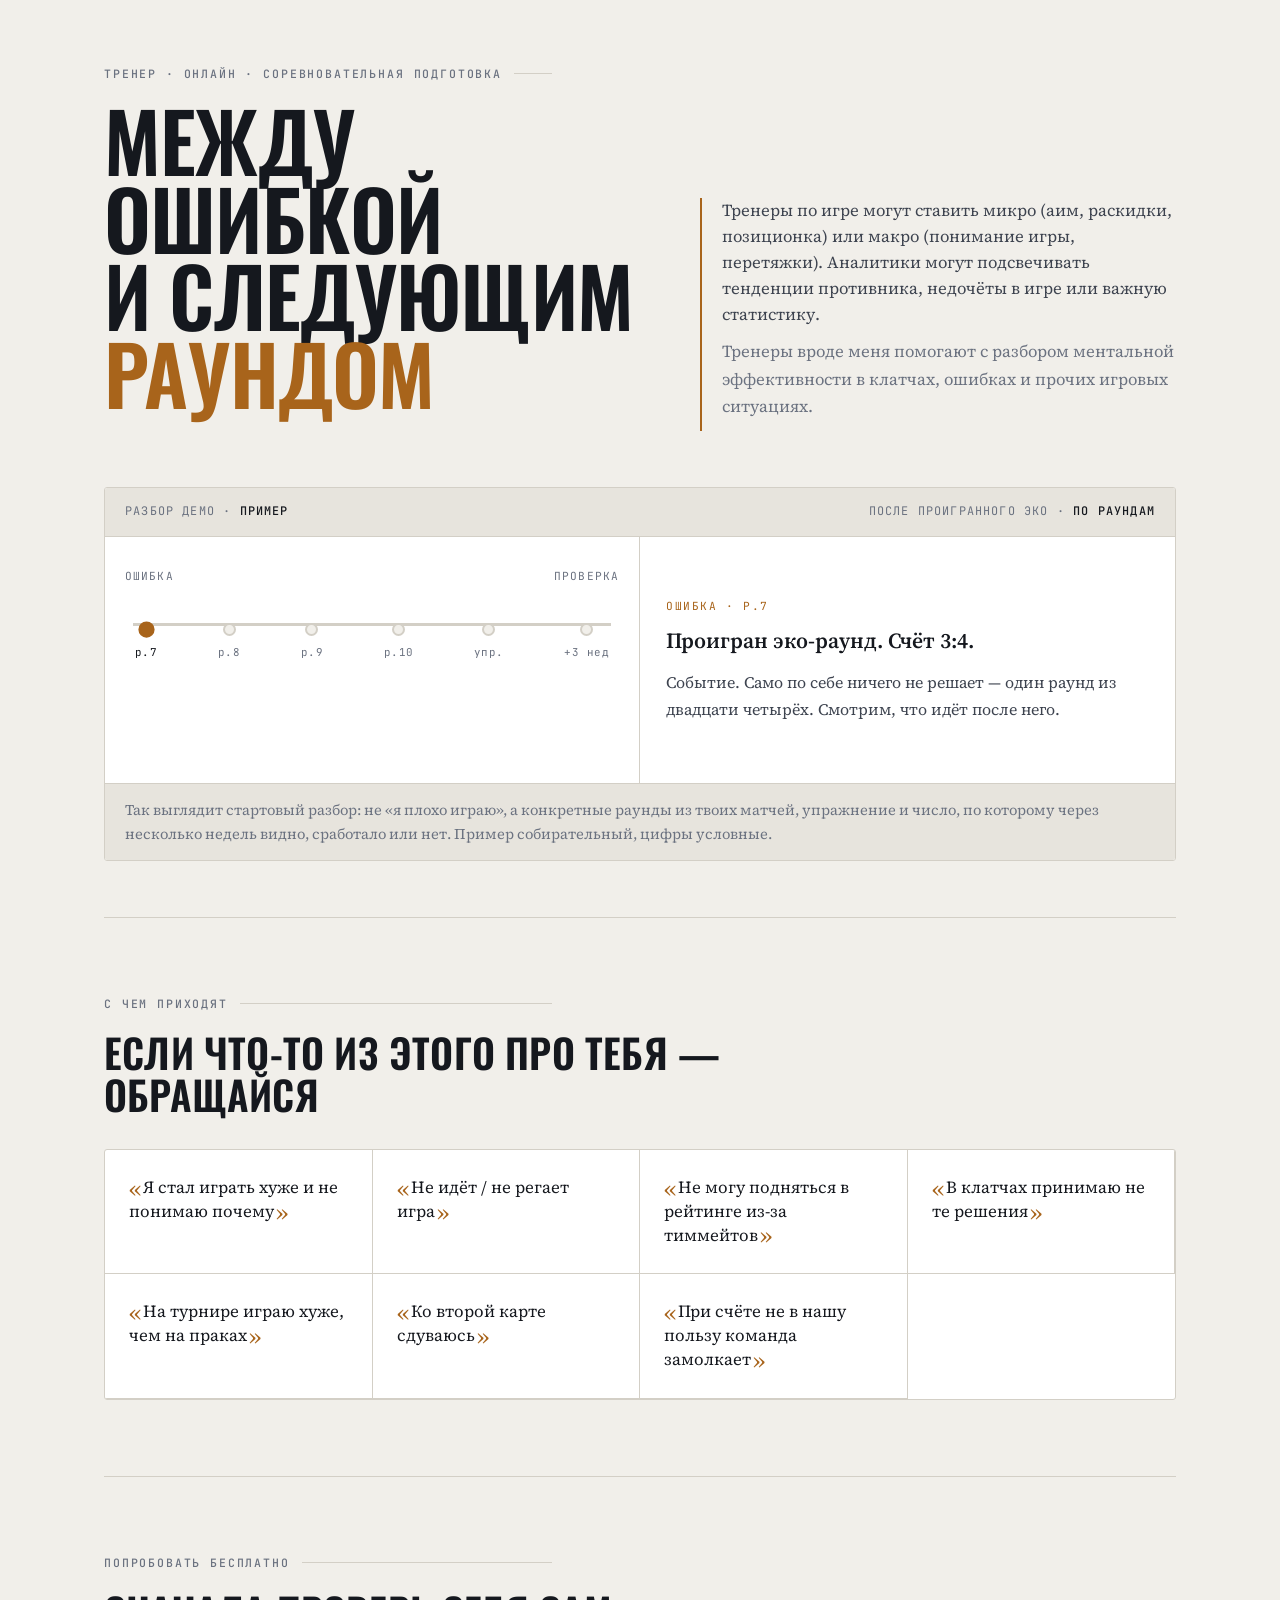
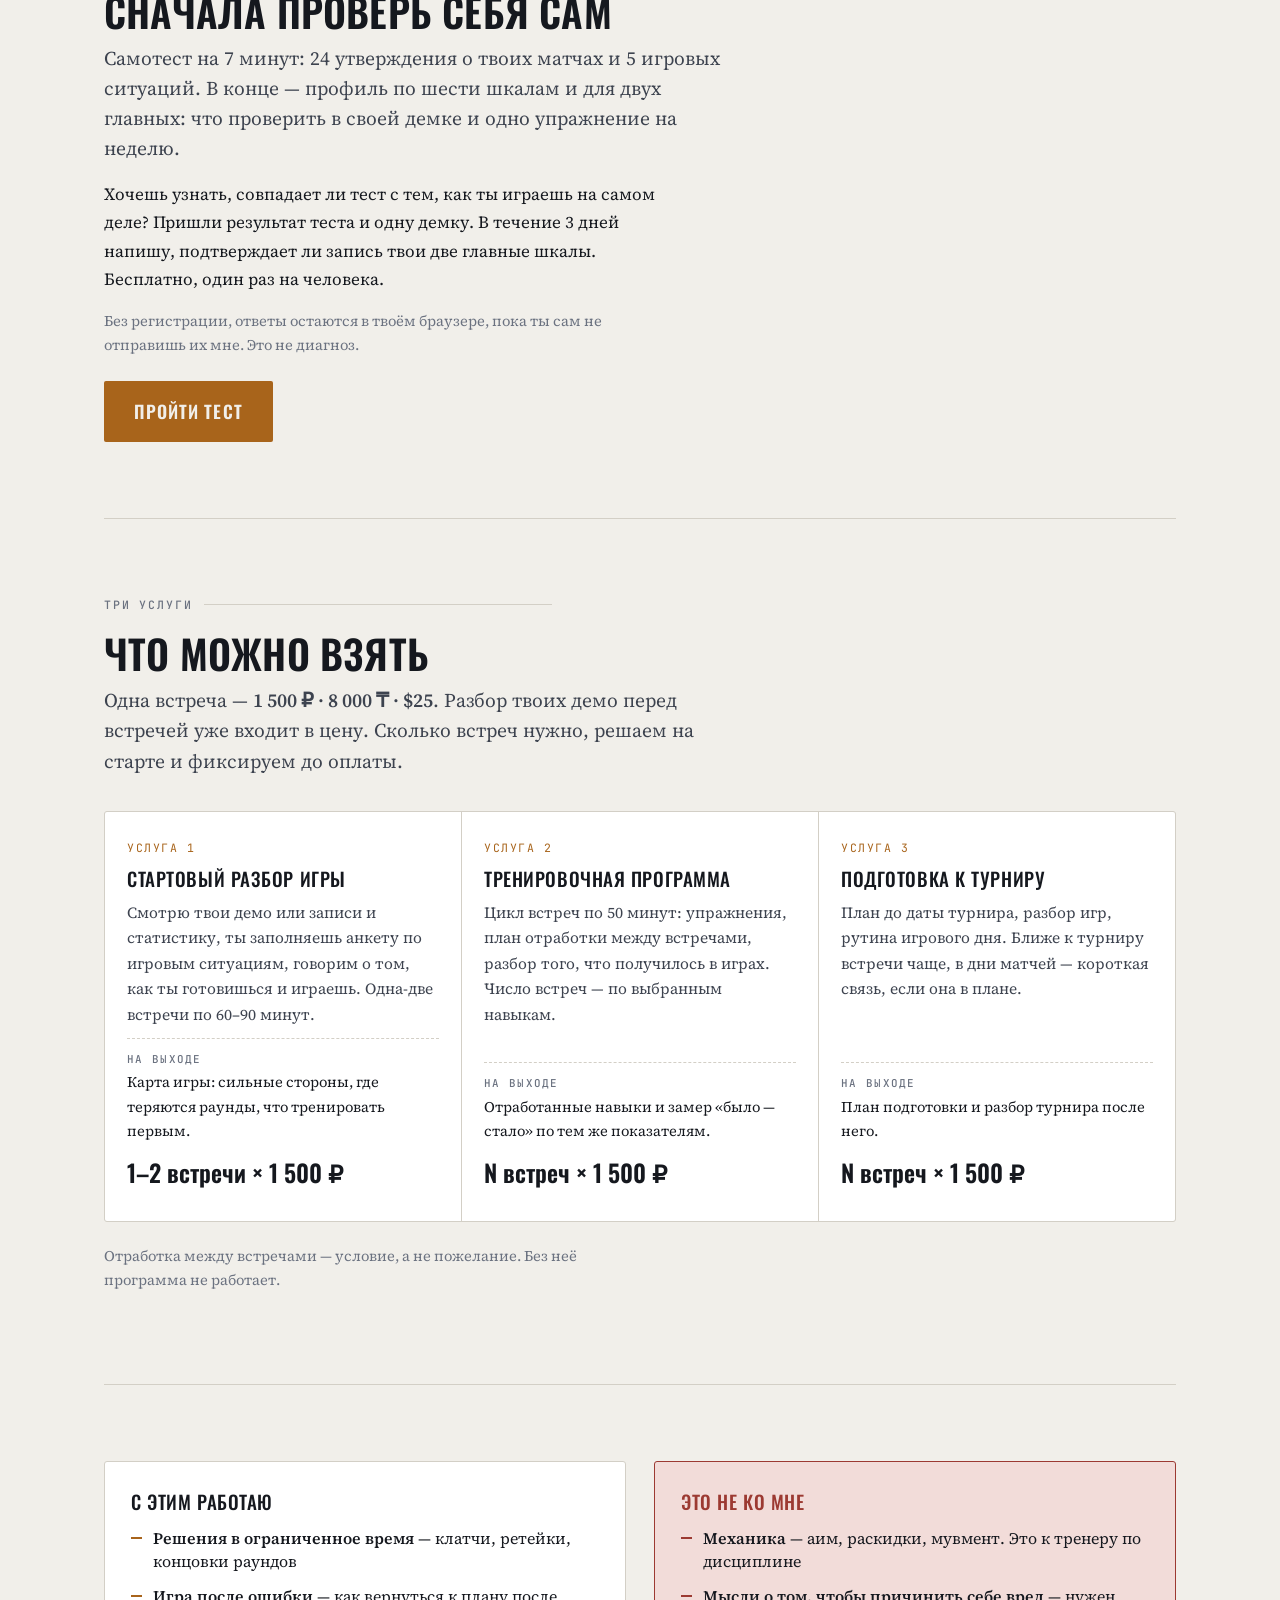
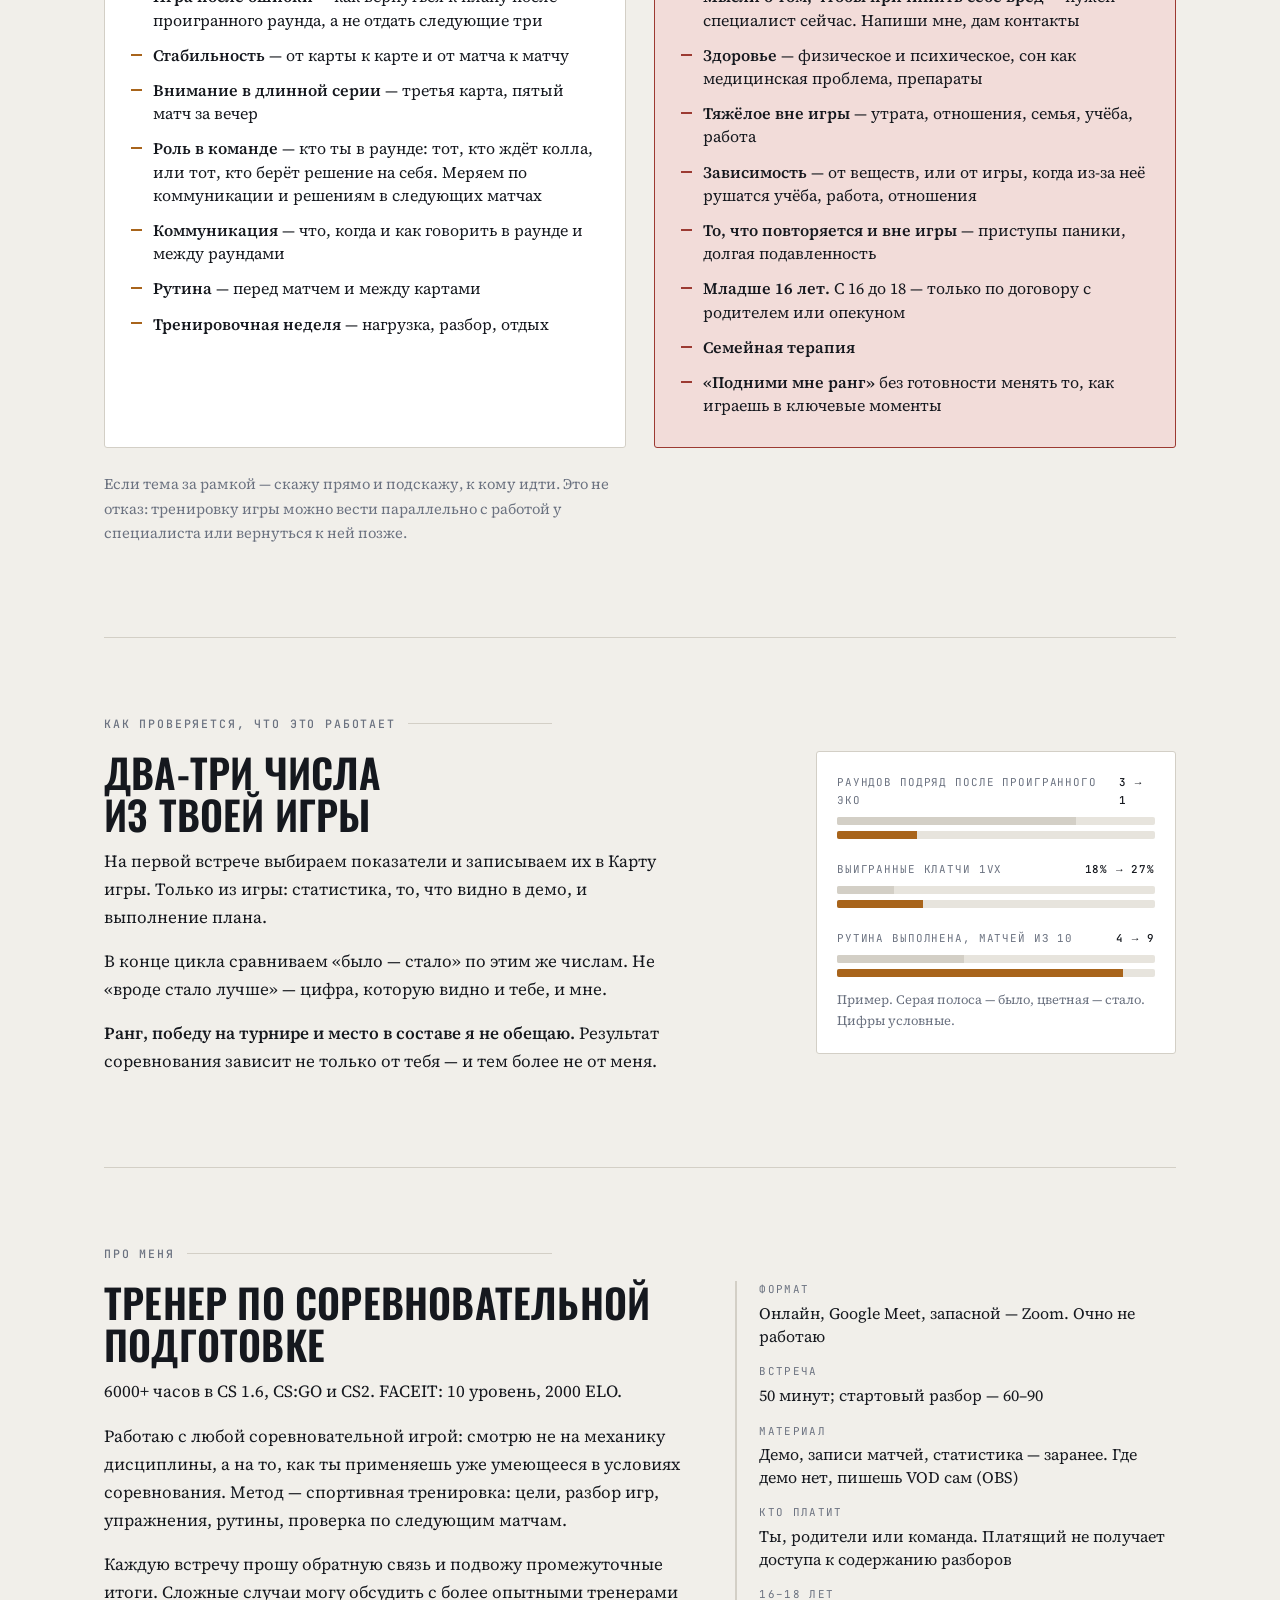
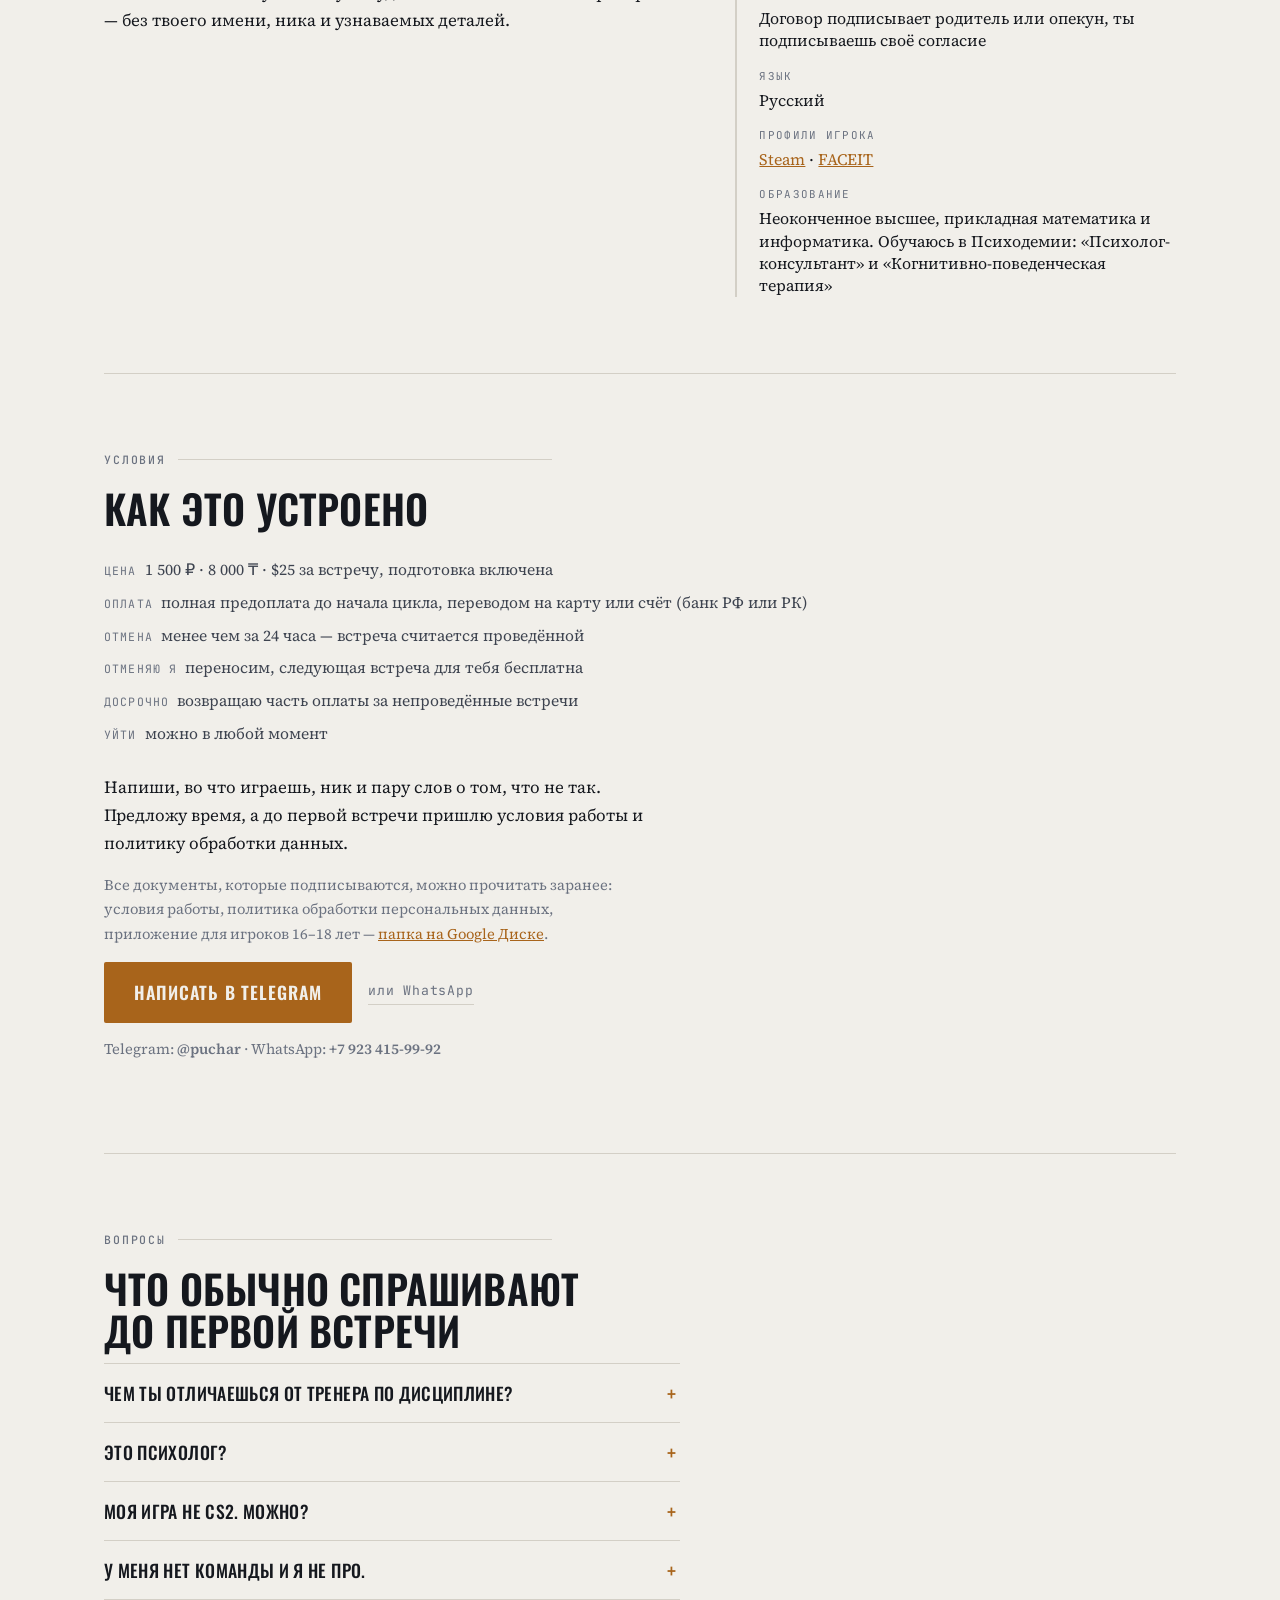
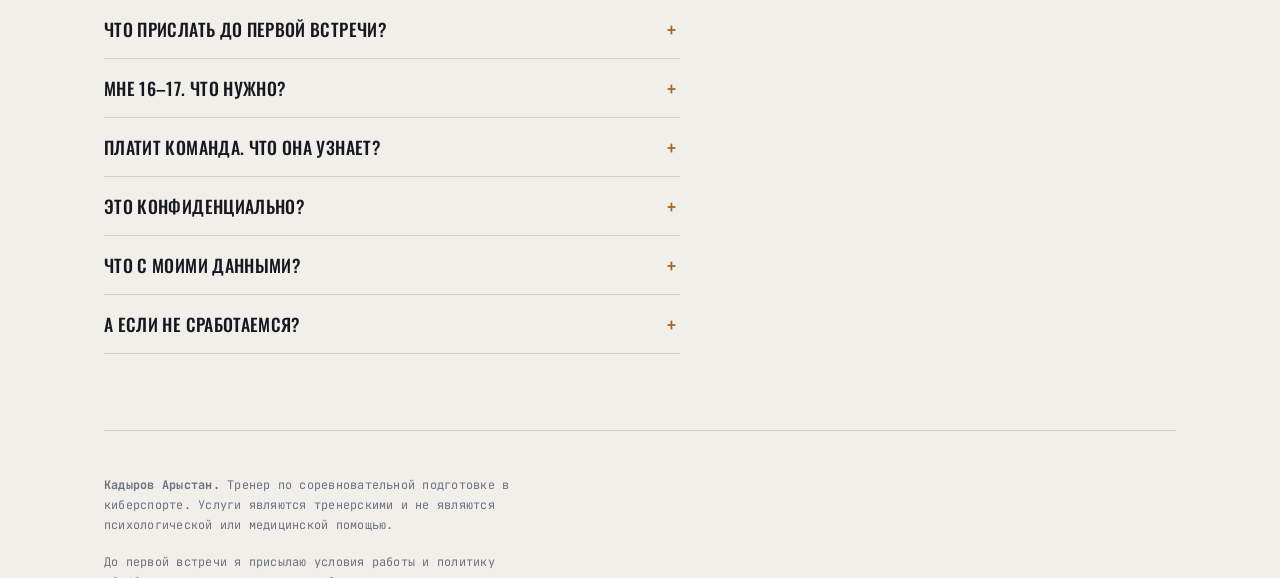
<file: index.html>
<!doctype html><html lang="ru"><head><meta charset="utf-8"><meta http-equiv="refresh" content="0; url=trener.html"><link rel="canonical" href="trener.html"><title>Игра под давлением</title></head><body><a href="trener.html">trener.html</a></body></html>
</file>
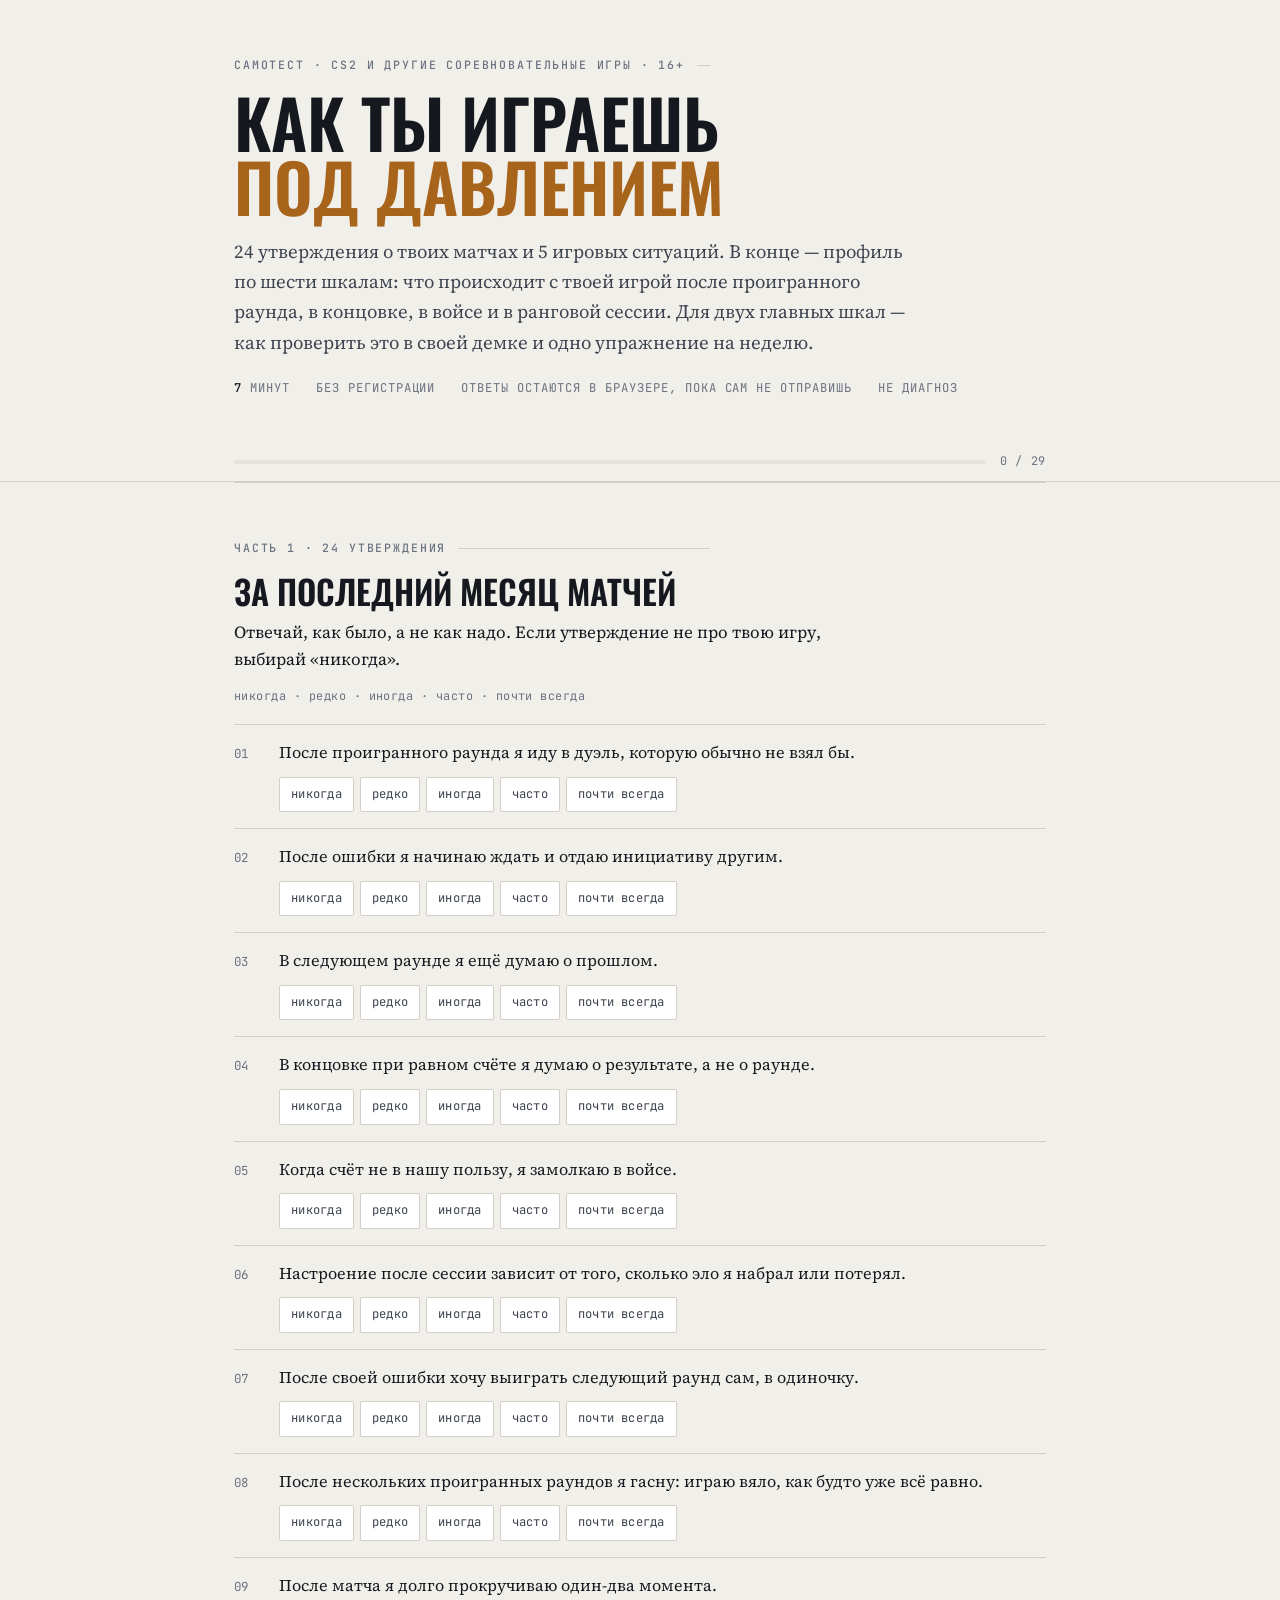
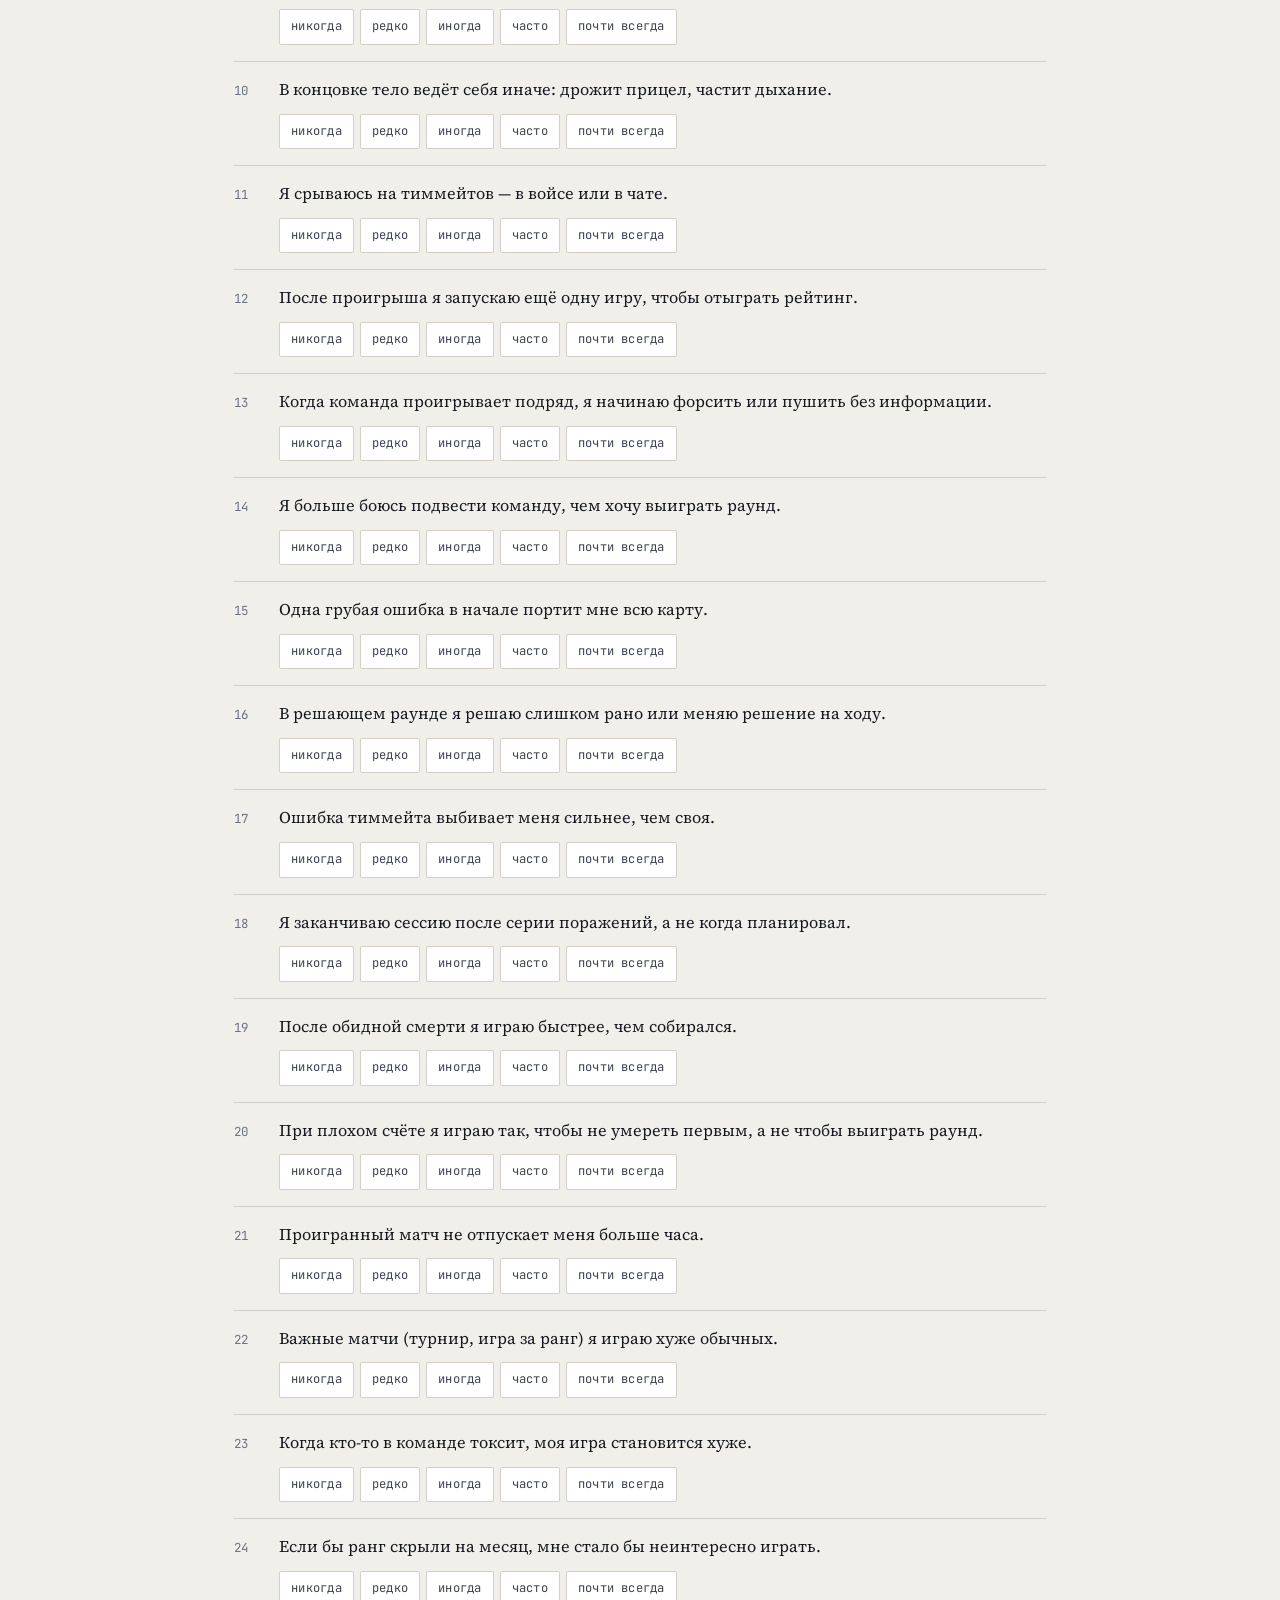
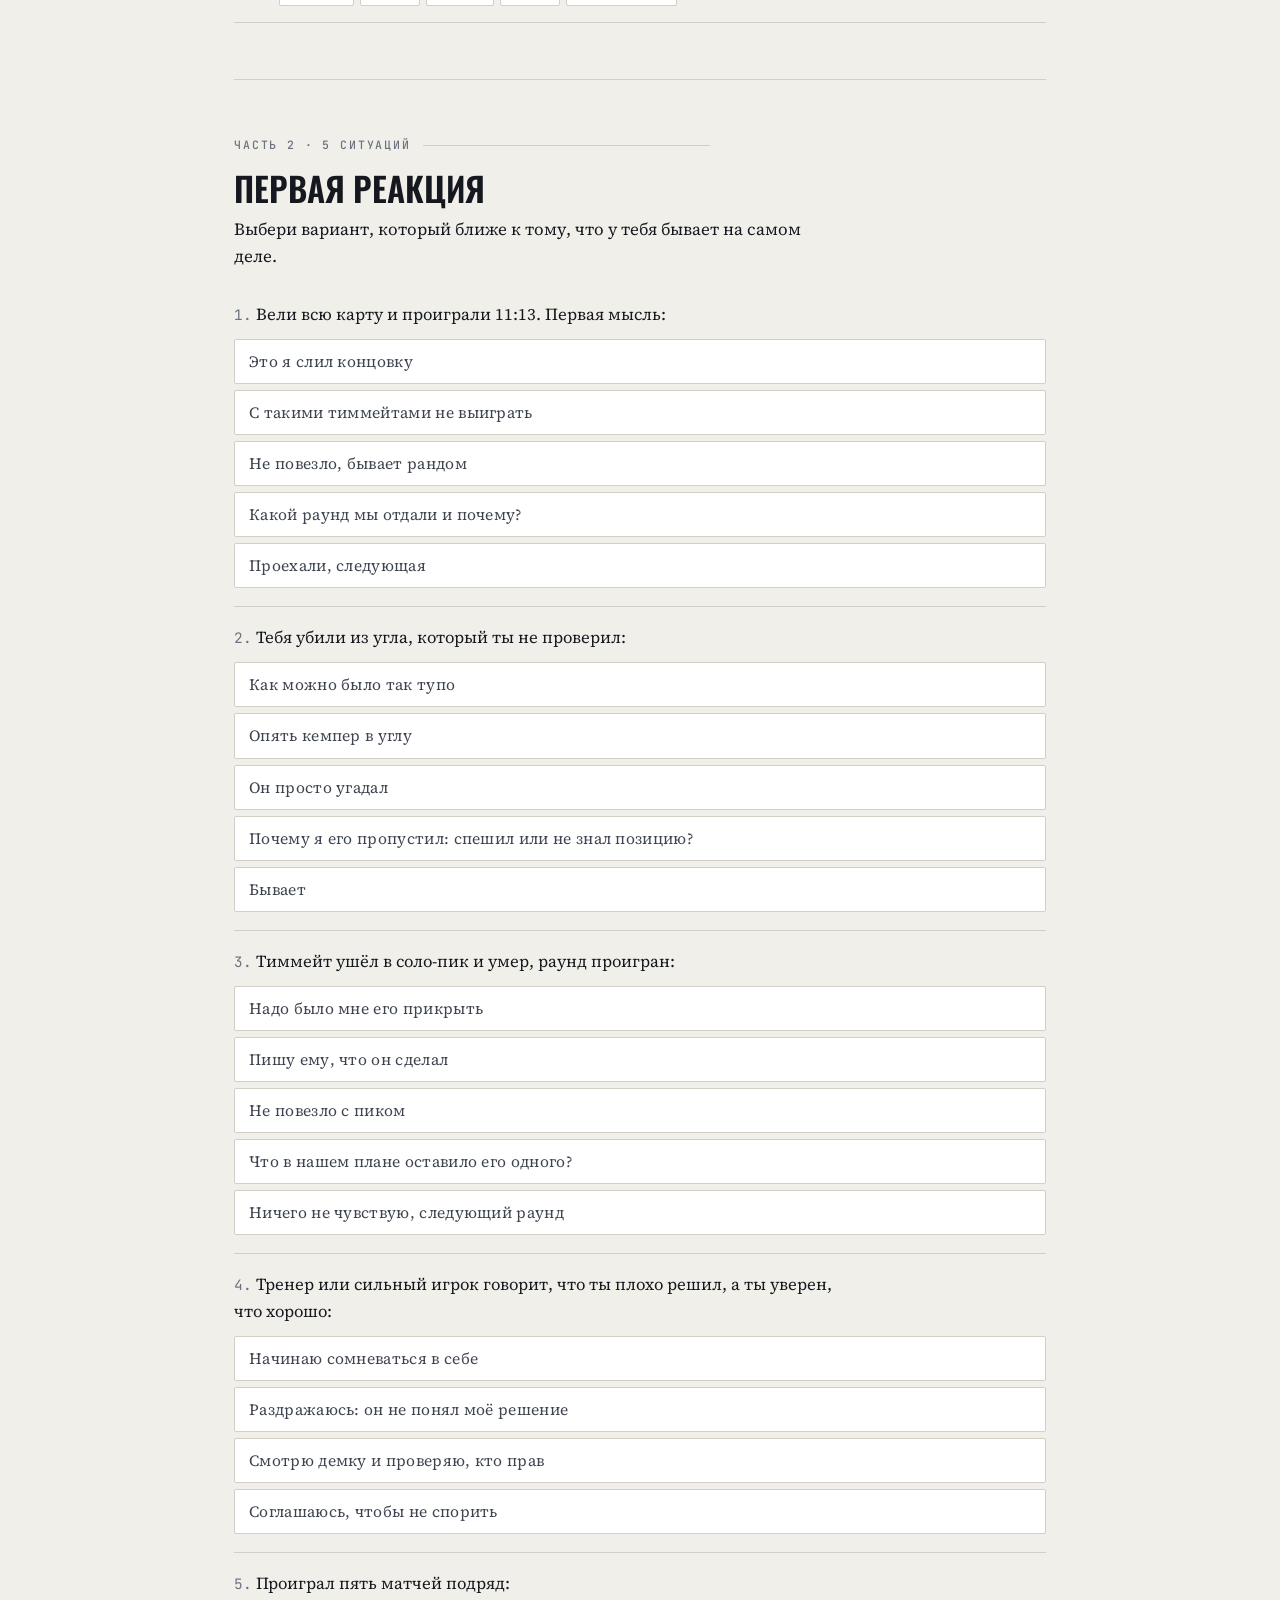
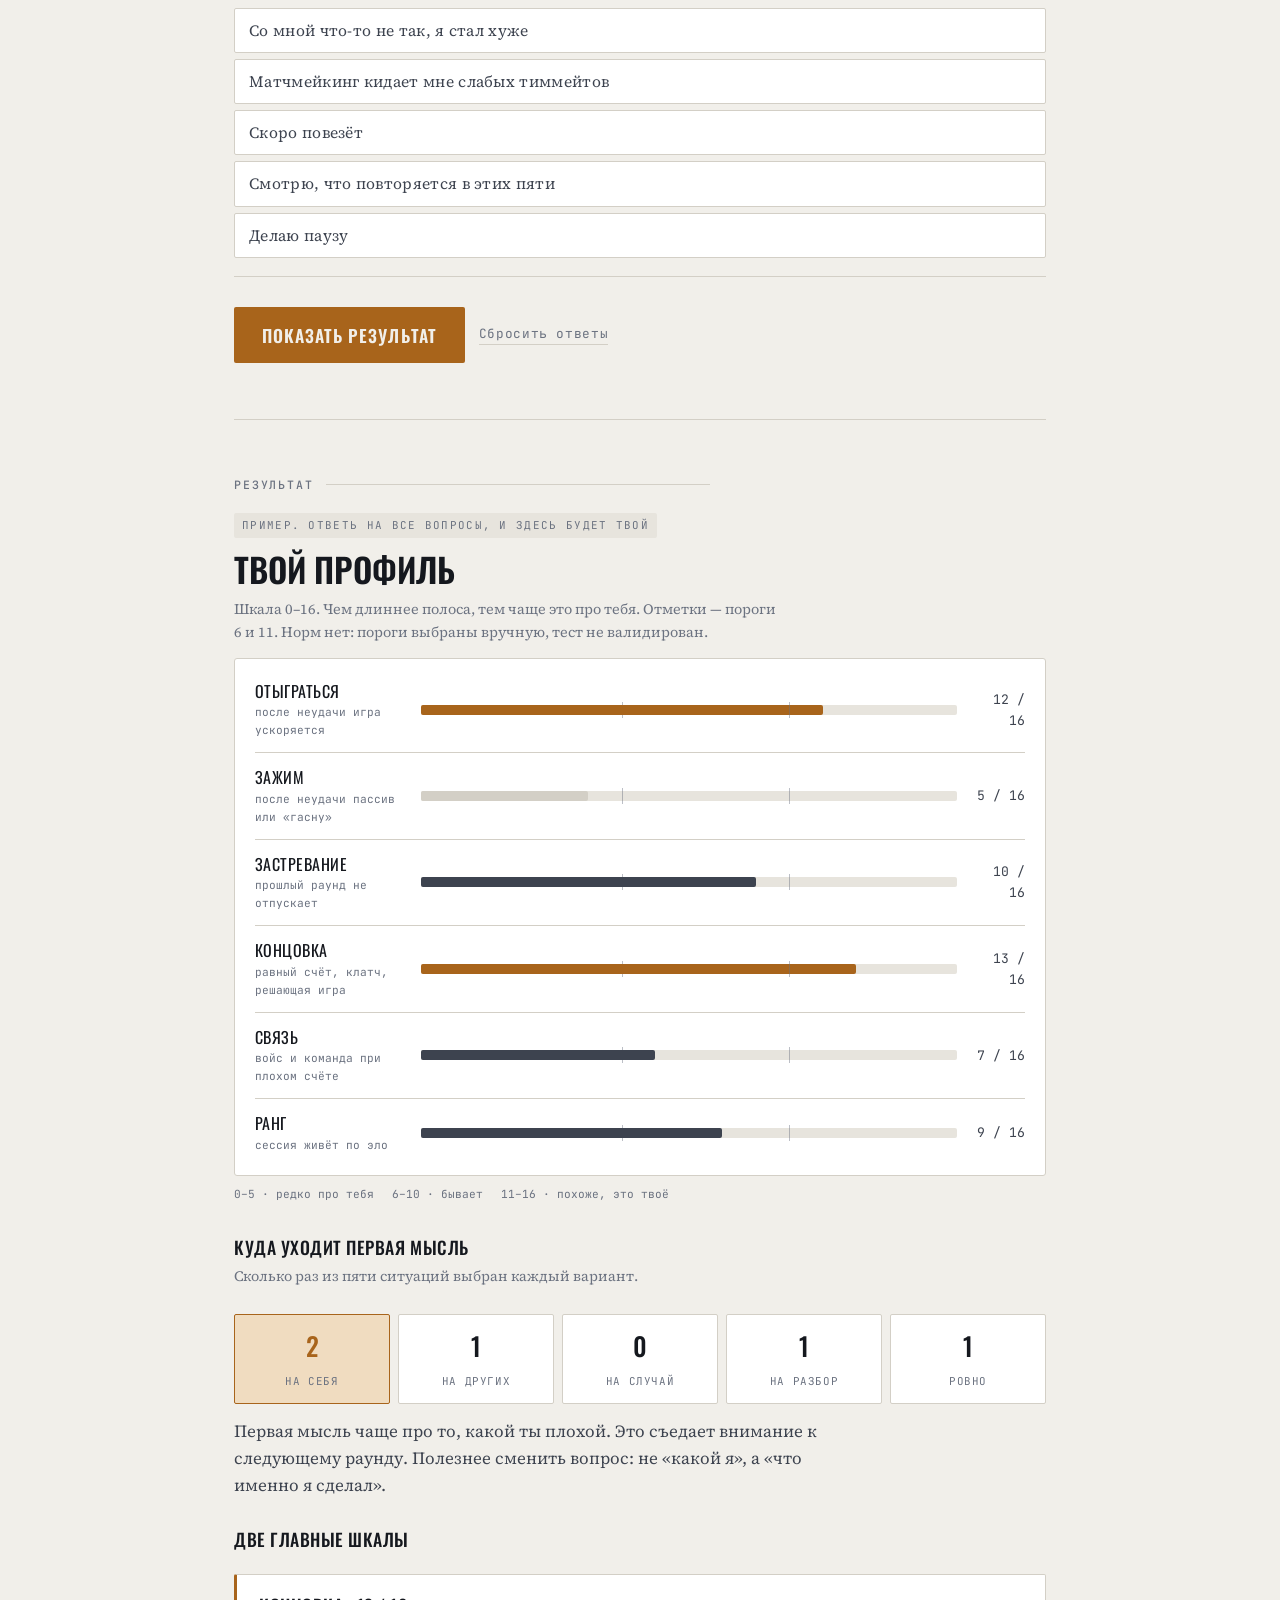
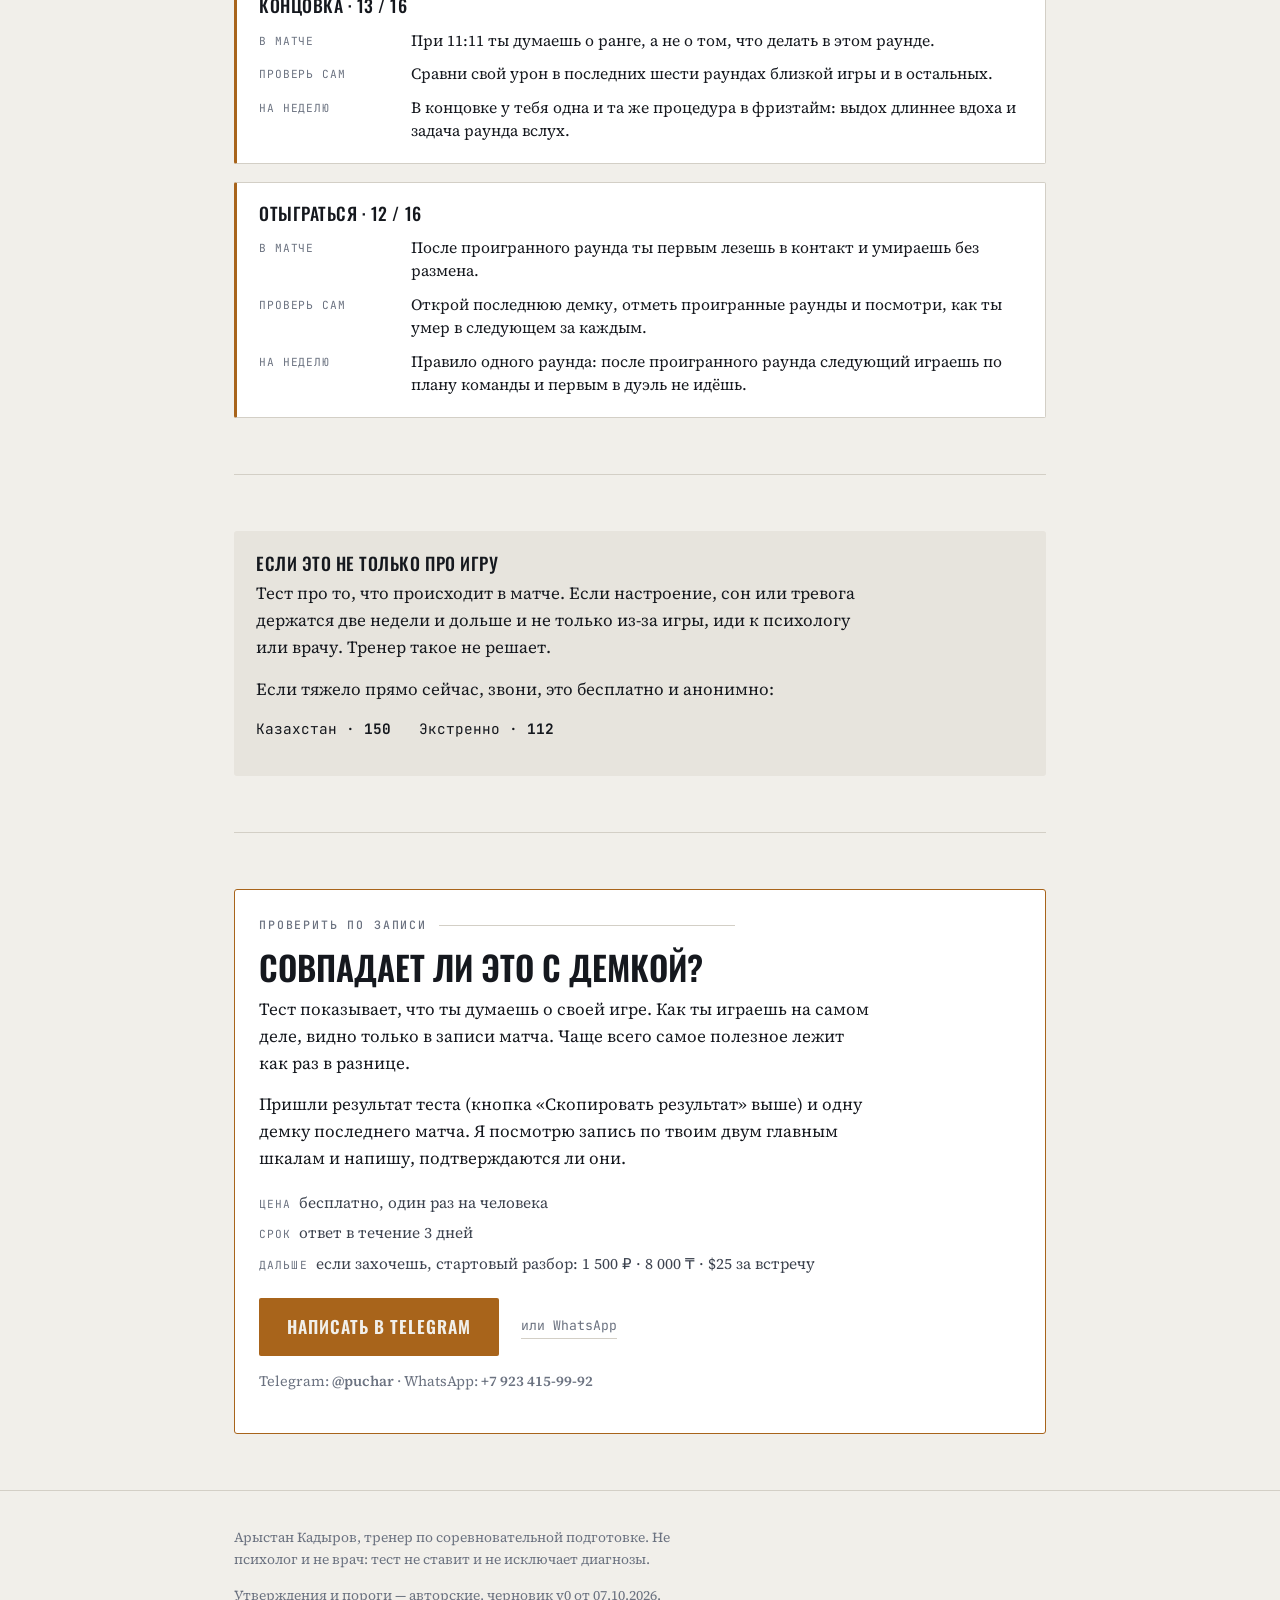
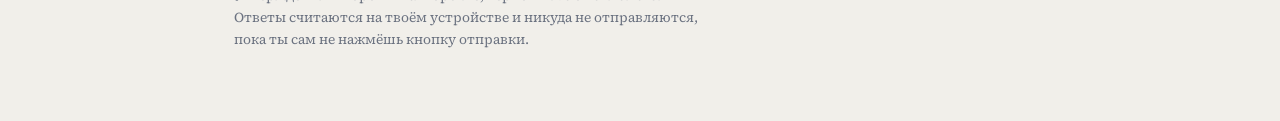
<file: test.html>
<!doctype html>
<html lang="ru">
<meta charset="utf-8">
<meta name="viewport" content="width=device-width, initial-scale=1">
<title>Игра под давлением</title>
<script defer src="https://cloud.umami.is/script.js" data-website-id="4a4b9acd-3a90-4570-80c1-6168527479ba" data-domains="leodikadyrov.github.io"></script>
<!-- Тест-вход v0, 07.10.2026. Источник: 01-praktika/instrumenty/test-vhod-v0.md. Стиль — от trener.html. Ответы считаются в браузере и никуда не отправляются. -->
<link rel="stylesheet" href="fonts/fonts.css">

<style>
/* layout: one reading column, questionnaire rows like a scoresheet, result as a scoreboard of six bars */
:root{
  --ground:#f1efea;--surface:#ffffff;--surface-2:#e7e4dd;--ink:#15181e;--ink-2:#3d434f;--muted:#6b7280;
  --line:#d3cfc6;--accent:#a8641b;--accent-soft:#f0dcc0;--stop:#9c3a32;--stop-soft:#f2dcd9;--ok:#3d6b4a;
  --f-display:"Oswald","Arial Narrow",Impact,sans-serif;
  --f-body:"Source Serif 4",Georgia,"Times New Roman",serif;
  --f-mono:"JetBrains Mono","Cascadia Mono",Consolas,monospace;
  --read:68ch;
}
@media (prefers-color-scheme:dark){
  :root:not([data-theme="light"]){
    --ground:#12151b;--surface:#1a1e26;--surface-2:#232833;--ink:#e8e6e1;--ink-2:#c2c4c9;
    --muted:#868c99;--line:#2c313d;--accent:#d98a3c;--accent-soft:#3a2a17;--stop:#cf6a5f;--stop-soft:#33201e;--ok:#7fae8b;
    color-scheme:dark;
  }
}
:root[data-theme="dark"]{
  --ground:#12151b;--surface:#1a1e26;--surface-2:#232833;--ink:#e8e6e1;--ink-2:#c2c4c9;
  --muted:#868c99;--line:#2c313d;--accent:#d98a3c;--accent-soft:#3a2a17;--stop:#cf6a5f;--stop-soft:#33201e;--ok:#7fae8b;
  color-scheme:dark;
}
*{box-sizing:border-box}
body{background:var(--ground);color:var(--ink);font-family:var(--f-body);font-size:17px;line-height:1.6;-webkit-font-smoothing:antialiased;margin:0}
.wrap{max-width:860px;margin:0 auto;padding-inline:24px}
@media(max-width:600px){.wrap{padding-inline:16px}}
section{padding-block:56px;border-top:1px solid var(--line)}
h1,h2,h3{font-family:var(--f-display);text-transform:uppercase;text-wrap:balance}
h1{font-size:clamp(2.2rem,6.5vw,4.2rem);line-height:.95;font-weight:600;margin:0 0 18px}
h1 span{color:var(--accent);display:block}
h2{font-size:clamp(1.5rem,3.2vw,2.1rem);line-height:1.05;font-weight:600;margin:0 0 10px}
h3{font-size:1.1rem;font-weight:500;letter-spacing:.03em;margin:0 0 6px;line-height:1.2}
p{margin:0 0 14px;max-width:var(--read)}
a{color:var(--accent)}
.eyebrow{font-family:var(--f-mono);font-size:.72rem;font-weight:500;letter-spacing:.16em;text-transform:uppercase;color:var(--muted);margin:0 0 16px;display:flex;align-items:center;gap:12px}
.eyebrow::after{content:"";flex:1;height:1px;background:var(--line)}
.lede{font-size:1.18rem;color:var(--ink-2)}
.note{font-size:.9rem;color:var(--muted)}
.mono{font-family:var(--f-mono)}

.hero{padding-block:56px 44px;border-top:0}
.facts{display:flex;flex-wrap:wrap;gap:10px 26px;margin-top:22px;font-family:var(--f-mono);font-size:.76rem;letter-spacing:.08em;text-transform:uppercase;color:var(--muted)}
.facts b{color:var(--ink);font-weight:500}

/* progress */
.progress{position:sticky;top:env(safe-area-inset-top,0px);z-index:5;background:var(--ground);border-bottom:1px solid var(--line)}
.progress .wrap{display:flex;align-items:center;gap:14px;padding-block:10px}
.progress .rail{flex:1;height:4px;background:var(--surface-2);border-radius:2px;overflow:hidden}
.progress .rail i{display:block;height:100%;width:0;background:var(--accent);transition:width .25s}
.progress .count{font-family:var(--f-mono);font-size:.74rem;letter-spacing:.06em;color:var(--muted);font-variant-numeric:tabular-nums;white-space:nowrap}

/* likert */
.legend{font-family:var(--f-mono);font-size:.74rem;color:var(--muted);letter-spacing:.04em;margin-bottom:18px}
.items{display:flex;flex-direction:column;border-top:1px solid var(--line)}
.item{display:grid;grid-template-columns:2.2rem minmax(0,1fr);gap:4px 10px;padding-block:16px;border-bottom:1px solid var(--line)}
.item .n{font-family:var(--f-mono);font-size:.78rem;color:var(--muted);padding-top:3px;font-variant-numeric:tabular-nums}
.item .q{font-size:1.02rem;line-height:1.45}
.opts{grid-column:2;display:flex;flex-wrap:wrap;gap:6px;margin-top:8px}
.opt{position:relative}
.opt input{position:absolute;opacity:0;inset:0;margin:0;cursor:pointer}
.opt span{display:inline-block;font-family:var(--f-mono);font-size:.76rem;letter-spacing:.02em;padding:7px 11px;border:1px solid var(--line);border-radius:2px;background:var(--surface);color:var(--ink-2);transition:.12s;user-select:none}
.opt input:hover+span{border-color:var(--accent)}
.opt input:checked+span{background:var(--accent);border-color:var(--accent);color:var(--ground)}
.opt input:focus-visible+span{outline:2px solid var(--ink);outline-offset:2px}
.item.miss{background:linear-gradient(90deg,var(--stop-soft),transparent 70%)}

/* situations */
.sit{padding-block:18px;border-bottom:1px solid var(--line)}
.sit .q{font-size:1.05rem;margin-bottom:10px}
.sit .opts{grid-column:auto;flex-direction:column;align-items:stretch}
.sit .opt span{display:block;font-family:var(--f-body);font-size:.98rem;padding:9px 14px}
.sit.miss{background:linear-gradient(90deg,var(--stop-soft),transparent 70%)}

.go{display:flex;flex-wrap:wrap;gap:14px;align-items:center;margin-top:30px}
.cta{appearance:none;border:0;cursor:pointer;display:inline-flex;align-items:center;gap:12px;background:var(--accent);color:var(--ground);font-family:var(--f-display);font-size:1.08rem;font-weight:600;text-transform:uppercase;letter-spacing:.06em;padding:15px 28px;border-radius:2px;text-decoration:none;transition:.16s}
.cta:hover{transform:translateY(-2px)}
.cta:focus-visible{outline:2px solid var(--ink);outline-offset:3px}
.ghost{appearance:none;background:none;border:0;border-bottom:1px solid var(--line);padding:0 0 2px;font-family:var(--f-mono);font-size:.8rem;letter-spacing:.05em;color:var(--muted);cursor:pointer}
.ghost:hover{color:var(--ink);border-color:var(--accent)}
.msg{font-family:var(--f-mono);font-size:.8rem;color:var(--stop)}

/* result */
.badge{display:inline-block;font-family:var(--f-mono);font-size:.68rem;letter-spacing:.12em;text-transform:uppercase;padding:4px 8px;border-radius:2px;background:var(--surface-2);color:var(--muted);margin-bottom:14px}
.badge.live{background:var(--accent-soft);color:var(--accent)}
.board{background:var(--surface);border:1px solid var(--line);border-radius:3px;padding:8px 20px}
.row{display:grid;grid-template-columns:9.5rem minmax(0,1fr) 3.4rem;gap:14px;align-items:center;padding-block:12px;border-bottom:1px solid var(--line)}
.row:last-child{border-bottom:0}
@media(max-width:560px){.row{grid-template-columns:minmax(0,1fr) 3.2rem}.row .bar{grid-column:1 / -1;order:3}}
.row .name{font-family:var(--f-display);text-transform:uppercase;letter-spacing:.03em;font-size:1rem}
.row .name small{display:block;font-family:var(--f-mono);text-transform:none;letter-spacing:0;font-size:.7rem;color:var(--muted)}
.bar{position:relative;height:10px;background:var(--surface-2);border-radius:2px}
.bar i{position:absolute;inset:0 auto 0 0;border-radius:2px;background:var(--line);transition:width .4s}
.bar.mid i{background:var(--ink-2)}
.bar.hi i{background:var(--accent)}
.bar::before,.bar::after{content:"";position:absolute;top:-3px;bottom:-3px;width:1px;background:var(--muted);opacity:.45}
.bar::before{left:37.5%}.bar::after{left:68.75%}
.row .val{font-family:var(--f-mono);font-size:.82rem;text-align:right;font-variant-numeric:tabular-nums;color:var(--ink-2)}
.scalekey{display:flex;flex-wrap:wrap;gap:6px 18px;font-family:var(--f-mono);font-size:.7rem;color:var(--muted);margin:10px 0 0}

.vector{margin-top:26px;display:grid;grid-template-columns:repeat(5,minmax(0,1fr));gap:8px}
@media(max-width:560px){.vector{grid-template-columns:repeat(3,minmax(0,1fr))}}
.vec{border:1px solid var(--line);border-radius:2px;padding:10px;background:var(--surface);text-align:center}
.vec b{display:block;font-family:var(--f-display);font-size:1.6rem;font-weight:500;font-variant-numeric:tabular-nums}
.vec span{font-family:var(--f-mono);font-size:.68rem;letter-spacing:.06em;text-transform:uppercase;color:var(--muted)}
.vec.top{border-color:var(--accent);background:var(--accent-soft)}
.vec.top b{color:var(--accent)}

.deep{display:flex;flex-direction:column;gap:18px;margin-top:30px}
.card{background:var(--surface);border:1px solid var(--line);border-left:3px solid var(--accent);border-radius:2px;padding:20px 22px}
.card dl{margin:12px 0 0;display:grid;grid-template-columns:8.5rem minmax(0,1fr);gap:10px 16px}
@media(max-width:560px){.card dl{grid-template-columns:1fr;gap:2px}.card dd{margin-bottom:10px}}
.card dt{font-family:var(--f-mono);font-size:.7rem;letter-spacing:.08em;text-transform:uppercase;color:var(--muted);padding-top:4px}
.card dd{margin:0;font-size:.98rem;line-height:1.5}
.calm{color:var(--ink-2)}

.route{background:var(--surface-2);border-radius:3px;padding:22px}
.route p:last-child{margin-bottom:0}
.phones{display:flex;flex-wrap:wrap;gap:10px 28px;margin:12px 0 14px;font-family:var(--f-mono);font-size:.9rem}
.phones b{font-weight:700;font-variant-numeric:tabular-nums}

.offer{border:1px solid var(--accent);border-radius:3px;padding:26px 24px;background:var(--surface)}
.terms{display:flex;flex-direction:column;gap:6px;font-size:.96rem;color:var(--ink-2);margin:18px 0 22px}
.terms span{font-family:var(--f-mono);font-size:.7rem;letter-spacing:.1em;text-transform:uppercase;color:var(--muted);margin-right:8px}
.links{display:flex;flex-wrap:wrap;gap:14px 22px;align-items:center}
.alt{font-family:var(--f-mono);font-size:.82rem;color:var(--muted);text-decoration:none;border-bottom:1px solid var(--line);padding-bottom:2px}

.send{margin-top:34px;padding:22px;border:1px solid var(--line);border-radius:3px;background:var(--surface)}
.sendtext{display:block;width:100%;margin:12px 0 16px;font-family:var(--f-mono);font-size:.8rem;line-height:1.5;padding:10px 12px;border:1px solid var(--line);background:var(--surface-2);color:var(--ink);border-radius:2px;resize:vertical}
.msg.ok{color:var(--ok)}
.research{margin-top:26px;padding-top:22px;border-top:1px dashed var(--line)}
.chk{display:flex;gap:10px;align-items:flex-start;margin:12px 0;max-width:var(--read);cursor:pointer}
.chk input{margin-top:5px;flex:none;width:18px;height:18px;accent-color:var(--accent)}
.small{margin:0 0 16px;padding-left:18px;max-width:var(--read);font-size:.9rem;color:var(--ink-2)}
.small li{margin-bottom:4px}
footer{border-top:1px solid var(--line);padding-block:36px 56px;color:var(--muted);font-size:.86rem}
@media (prefers-reduced-motion:reduce){*{transition:none!important;animation:none!important}}
</style>

<div class="wrap">
<section class="hero">
  <p class="eyebrow">самотест · CS2 и другие соревновательные игры · 16+</p>
  <h1>Как ты играешь <span>под давлением</span></h1>
  <p class="lede">24 утверждения о твоих матчах и 5 игровых ситуаций. В конце — профиль по шести шкалам: что происходит с твоей игрой после проигранного раунда, в концовке, в войсе и в ранговой сессии. Для двух главных шкал — как проверить это в своей демке и одно упражнение на неделю.</p>
  <div class="facts"><span><b>7</b> минут</span><span>без регистрации</span><span>ответы остаются в браузере, пока сам не отправишь</span><span>не диагноз</span></div>
</section>
</div>

<div class="progress" aria-hidden="true"><div class="wrap"><div class="rail"><i id="bar"></i></div><span class="count" id="count">0 / 29</span></div></div>

<div class="wrap">
<section id="part1">
  <p class="eyebrow">часть 1 · 24 утверждения</p>
  <h2>За последний месяц матчей</h2>
  <p>Отвечай, как было, а не как надо. Если утверждение не про твою игру, выбирай «никогда».</p>
  <p class="legend">никогда · редко · иногда · часто · почти всегда</p>
  <div class="items" id="items"></div>
</section>

<section id="part2">
  <p class="eyebrow">часть 2 · 5 ситуаций</p>
  <h2>Первая реакция</h2>
  <p>Выбери вариант, который ближе к тому, что у тебя бывает на самом деле.</p>
  <div id="sits"></div>
  <div class="go">
    <button class="cta" id="calc" type="button">Показать результат</button>
    <button class="ghost" id="reset" type="button">Сбросить ответы</button>
    <span class="msg" id="msg" role="status"></span>
  </div>
</section>

<section id="result">
  <p class="eyebrow">результат</p>
  <span class="badge" id="badge">Пример. Ответь на все вопросы, и здесь будет твой</span>
  <h2>Твой профиль</h2>
  <p class="note">Шкала 0–16. Чем длиннее полоса, тем чаще это про тебя. Отметки — пороги 6 и 11. Норм нет: пороги выбраны вручную, тест не валидирован.</p>
  <div class="board" id="board"></div>
  <div class="scalekey"><span>0–5 · редко про тебя</span><span>6–10 · бывает</span><span>11–16 · похоже, это твоё</span></div>
  <p id="swing" class="calm" style="margin-top:16px" hidden></p>

  <h3 style="margin-top:34px">Куда уходит первая мысль</h3>
  <p class="note">Сколько раз из пяти ситуаций выбран каждый вариант.</p>
  <div class="vector" id="vector"></div>
  <p id="vectorText" class="calm" style="margin-top:14px"></p>

  <div class="deep" id="deep"></div>

  <div class="send" id="send" hidden>
    <h3>Отправить результат мне</h3>
    <p class="note">Скопируй текст со всеми ответами и пришли мне в Telegram, WhatsApp или на почту <b class="mono">din02winchester25@gmail.com</b> вместе с демкой. Для почты скопируй результат и адрес и отправь письмо со своей почты. Скриншот не нужен. Пока ты сам ничего не отправил, ответы остаются в твоём браузере.</p>
    <textarea id="sendText" class="sendtext" rows="8" readonly aria-label="Текст результата"></textarea>
    <div class="links">
      <button class="cta" id="copy" type="button">Скопировать результат</button>
      <a class="alt" id="waLink" data-umami-event="contact" data-umami-event-channel="wa" data-umami-event-page="test-result" href="https://wa.me/79234159992" target="_blank" rel="noopener">WhatsApp с кратким текстом</a>
      <a class="alt" data-umami-event="contact" data-umami-event-channel="tg" data-umami-event-page="test-result" href="https://t.me/puchar" target="_blank" rel="noopener">Открыть Telegram</a>
      <button class="ghost" id="copyMail" type="button">Скопировать адрес почты</button>
      <span class="msg ok" id="copyMsg" role="status"></span>
    </div>
    <div class="research" id="research">
      <h3>Для исследования (по желанию)</h3>
      <p class="note">Тест авторский и пока не проверен. Если разрешишь, твои ответы войдут в выборку, на которой его проверят. На твой разбор это не влияет.</p>
      <label class="chk" for="consent"><input type="checkbox" id="consent"><span>Мне 18 лет или больше. Я разрешаю использовать мои ответы в исследовании, без имени и контактов.</span></label>
      <ul class="small">
        <li>Отметишь, и в текст выше добавится строка о согласии. Не отметишь, и я использую ответы только для твоего разбора.</li>
        <li>Контакт ты отправляешь мне сам, в исследование он не попадает.</li>
        <li>Удалить ответы можно в любой момент: напиши мне.</li>
      </ul>
    </div>
  </div>
</section>

<section>
  <div class="route">
    <h3>Если это не только про игру</h3>
    <p>Тест про то, что происходит в матче. Если настроение, сон или тревога держатся две недели и дольше и не только из-за игры, иди к психологу или врачу. Тренер такое не решает.</p>
    <p>Если тяжело прямо сейчас, звони, это бесплатно и анонимно:</p>
    <div class="phones"><span>Казахстан · <b>150</b></span><span>Экстренно · <b>112</b></span></div>
  </div>
</section>

<section>
  <div class="offer">
    <p class="eyebrow">проверить по записи</p>
    <h2>Совпадает ли это с демкой?</h2>
    <p>Тест показывает, что ты думаешь о своей игре. Как ты играешь на самом деле, видно только в записи матча. Чаще всего самое полезное лежит как раз в разнице.</p>
    <p>Пришли результат теста (кнопка «Скопировать результат» выше) и одну демку последнего матча. Я посмотрю запись по твоим двум главным шкалам и напишу, подтверждаются ли они.</p>
    <div class="terms">
      <div><span>цена</span>бесплатно, один раз на человека</div>
      <div><span>срок</span>ответ в течение 3 дней</div>
      <div><span>дальше</span>если захочешь, стартовый разбор: 1 500 ₽ · 8 000 ₸ · $25 за встречу</div>
    </div>
    <div class="links">
      <a class="cta" data-umami-event="contact" data-umami-event-channel="tg" data-umami-event-page="test-bottom" href="https://t.me/puchar">Написать в Telegram</a>
      <a class="alt" data-umami-event="contact" data-umami-event-channel="wa" data-umami-event-page="test-bottom" href="https://wa.me/79234159992">или WhatsApp</a>
    </div>
    <p class="note" style="margin-top:14px">Telegram: <b>@puchar</b> · WhatsApp: <b>+7 923 415-99-92</b></p>
  </div>
</section>
</div>

<footer><div class="wrap">
  <p>Арыстан Кадыров, тренер по соревновательной подготовке. Не психолог и не врач: тест не ставит и не исключает диагнозы.</p>
  <p>Утверждения и пороги — авторские, черновик v0 от 07.10.2026. Ответы считаются на твоём устройстве и никуда не отправляются, пока ты сам не нажмёшь кнопку отправки.</p>
</div></footer>

<script>
function track(n,d){try{window.umami&&umami.track(n,d)}catch(e){}}
// Events queue until the Umami script (defer) is ready.
const pend=[];function trackQ(n,d){if(window.umami){track(n,d)}else{pend.push([n,d])}}
window.addEventListener("load",()=>{let k=0;const t=setInterval(()=>{if(window.umami||++k>20){clearInterval(t);pend.splice(0).forEach(([n,d])=>track(n,d));}},250);});
let startedSent=false,resultSent=false,restored=false;
const LIK=["никогда","редко","иногда","часто","почти всегда"];
const SCALES=[
 {id:"chase",name:"Отыграться",sub:"после неудачи игра ускоряется",
  items:["После проигранного раунда я иду в дуэль, которую обычно не взял бы.","После своей ошибки хочу выиграть следующий раунд сам, в одиночку.","Когда команда проигрывает подряд, я начинаю форсить или пушить без информации.","После обидной смерти я играю быстрее, чем собирался."],
  look:"После проигранного раунда ты первым лезешь в контакт и умираешь без размена.",
  check:"Открой последнюю демку, отметь проигранные раунды и посмотри, как ты умер в следующем за каждым.",
  drill:"Правило одного раунда: после проигранного раунда следующий играешь по плану команды и первым в дуэль не идёшь."},
 {id:"freeze",name:"Зажим",sub:"после неудачи пассив или «гасну»",
  items:["После ошибки я начинаю ждать и отдаю инициативу другим.","После нескольких проигранных раундов я гасну: играю вяло, как будто уже всё равно.","Я больше боюсь подвести команду, чем хочу выиграть раунд.","При плохом счёте я играю так, чтобы не умереть первым, а не чтобы выиграть раунд."],
  look:"После ошибки ты стоишь на позиции и ждёшь, пока раунд решат за тебя. Или гаснешь и доигрываешь карту вполсилы.",
  check:"Сравни, сколько урона ты наносишь, когда счёт в твою пользу, и когда он против.",
  drill:"До начала раунда реши, где берёшь один контакт, и возьми его."},
 {id:"stuck",name:"Застревание",sub:"прошлый раунд не отпускает",
  items:["В следующем раунде я ещё думаю о прошлом.","После матча я долго прокручиваю один-два момента.","Одна грубая ошибка в начале портит мне всю карту.","Проигранный матч не отпускает меня больше часа."],
  look:"Раунд закончился, а ты ещё в нём, и следующий играешь вполсилы.",
  check:"Найди свою самую глупую смерть в последней демке и посмотри два раунда после неё.",
  drill:"В фризтайм одна фраза: «было — делаю», потом длинный выдох. После матча запиши один момент в две строки и закрой."},
 {id:"clutch",name:"Концовка",sub:"равный счёт, клатч, решающая игра",
  items:["В концовке при равном счёте я думаю о результате, а не о раунде.","В концовке тело ведёт себя иначе: дрожит прицел, частит дыхание.","В решающем раунде я решаю слишком рано или меняю решение на ходу.","Важные матчи (турнир, игра за ранг) я играю хуже обычных."],
  look:"При 11:11 ты думаешь о ранге, а не о том, что делать в этом раунде.",
  check:"Сравни свой урон в последних шести раундах близкой игры и в остальных.",
  drill:"В концовке у тебя одна и та же процедура в фризтайм: выдох длиннее вдоха и задача раунда вслух."},
 {id:"comms",name:"Связь",sub:"войс и команда при плохом счёте",
  items:["Когда счёт не в нашу пользу, я замолкаю в войсе.","Я срываюсь на тиммейтов — в войсе или в чате.","Ошибка тиммейта выбивает меня сильнее, чем своя.","Когда кто-то в команде токсит, моя игра становится хуже."],
  look:"При плохом счёте ты замолкаешь или срываешься, и команда остаётся без информации.",
  check:"Включи запись с войсом на проигранной серии раундов и послушай, что ты говоришь.",
  drill:"В проигрышные раунды говоришь только факты: сколько, где, сколько HP."},
 {id:"rank",name:"Ранг",sub:"сессия живёт по эло",
  items:["Настроение после сессии зависит от того, сколько эло я набрал или потерял.","После проигрыша я запускаю ещё одну игру, чтобы отыграть рейтинг.","Я заканчиваю сессию после серии поражений, а не когда планировал.","Если бы ранг скрыли на месяц, мне стало бы неинтересно играть."],
  look:"Вечер зависит от эло. После поражения ты запускаешь ещё одну, чтобы отыграться.",
  check:"Открой историю матчей: сколько игр ты сыграл после двух поражений подряд и чем они кончились.",
  drill:"План сессии до старта: число игр. И стоп-правило: два поражения подряд — пауза 10 минут."}
];
const VEC={self:"на себя",other:"на других",luck:"на случай",review:"на разбор",flat:"ровно"};
const VEC_TXT={
 self:{what:"про то, какой ты плохой",so:"Это съедает внимание к следующему раунду. Полезнее сменить вопрос: не «какой я», а «что именно я сделал»."},
 other:{what:"про других: тиммейтов, соперника, матчмейкинг",so:"Так легче, но то, что в твоих руках, остаётся неразобранным."},
 luck:{what:"про везение",so:"Иногда так и есть, но, если это ответ по умолчанию, разбирать становится нечего."},
 review:{what:"про разбор: что произошло и почему",so:"Это рабочий вариант. Проверь только, что разбор не превращается в прокручивание (шкала «Застревание»)."},
 flat:{what:"«ровно»: проехали, бывает",so:"Проверь, правда ли отпускает или ты это глушишь. Признак второго: злость или ступор через два-три раунда."}
};
function vectorText(vec){
  const mx=Math.max(...Object.values(vec));
  if(mx===0)return "";
  const tops=Object.keys(VEC).filter(k=>vec[k]===mx);
  if(mx===1)return "Первая мысль от ситуации к ситуации разная, одного привычного направления по этим пяти ситуациям не видно.";
  if(tops.length===1){const t=VEC_TXT[tops[0]];return `Первая мысль чаще ${t.what}. ${t.so}`;}
  const [a,b]=tops.map(k=>VEC_TXT[k]);
  return `Первая мысль поровну уходит в две стороны: ${a.what} и ${b.what}. ${a.so} ${b.so}`;
}
const SITS=[
 {q:"Вели всю карту и проиграли 11:13. Первая мысль:",o:[["Это я слил концовку","self"],["С такими тиммейтами не выиграть","other"],["Не повезло, бывает рандом","luck"],["Какой раунд мы отдали и почему?","review"],["Проехали, следующая","flat"]]},
 {q:"Тебя убили из угла, который ты не проверил:",o:[["Как можно было так тупо","self"],["Опять кемпер в углу","other"],["Он просто угадал","luck"],["Почему я его пропустил: спешил или не знал позицию?","review"],["Бывает","flat"]]},
 {q:"Тиммейт ушёл в соло-пик и умер, раунд проигран:",o:[["Надо было мне его прикрыть","self"],["Пишу ему, что он сделал","other"],["Не повезло с пиком","luck"],["Что в нашем плане оставило его одного?","review"],["Ничего не чувствую, следующий раунд","flat"]]},
 {q:"Тренер или сильный игрок говорит, что ты плохо решил, а ты уверен, что хорошо:",o:[["Начинаю сомневаться в себе","self"],["Раздражаюсь: он не понял моё решение","other"],["Смотрю демку и проверяю, кто прав","review"],["Соглашаюсь, чтобы не спорить","flat"]]},
 {q:"Проиграл пять матчей подряд:",o:[["Со мной что-то не так, я стал хуже","self"],["Матчмейкинг кидает мне слабых тиммейтов","other"],["Скоро повезёт","luck"],["Смотрю, что повторяется в этих пяти","review"],["Делаю паузу","flat"]]}
];
const EXAMPLE={scores:{chase:12,freeze:5,stuck:10,clutch:13,comms:7,rank:9},vec:{self:2,other:1,luck:0,review:1,flat:1}};
const TOTAL=SCALES.length*4+SITS.length;
const $=s=>document.querySelector(s);
const esc=s=>s.replace(/[&<>"]/g,c=>({"&":"&amp;","<":"&lt;",">":"&gt;",'"':"&quot;"}[c]));

let n=0,html="";
SCALES.forEach((sc,si)=>sc.items.forEach((t,k)=>{
  n++;const name=`q${n}`;
  html+=`<div class="item" id="row-${name}" data-scale="${sc.id}"><span class="n">${String(n).padStart(2,"0")}</span><span class="q">${esc(t)}</span><div class="opts" role="radiogroup" aria-label="${esc(t)}">`+
   LIK.map((l,v)=>`<label class="opt"><input type="radio" id="${name}-${v}" name="${name}" value="${v}"><span>${l}</span></label>`).join("")+`</div></div>`;
}));
$("#items").innerHTML=html;
// interleave order is fixed by scale; shuffle display order so scales are not obvious
(function(){const box=$("#items");const rows=[...box.children];const order=[0,4,8,12,16,20,1,5,9,13,17,21,2,6,10,14,18,22,3,7,11,15,19,23];
 order.forEach((idx,pos)=>{const r=rows[idx];r.querySelector(".n").textContent=String(pos+1).padStart(2,"0");box.appendChild(r);});})();

$("#sits").innerHTML=SITS.map((s,i)=>`<div class="sit" id="row-s${i}"><p class="q"><span class="mono note">${i+1}.</span> ${esc(s.q)}</p><div class="opts" role="radiogroup" aria-label="${esc(s.q)}">`+
 s.o.map(([t,v],j)=>`<label class="opt"><input type="radio" id="s${i}-${j}" name="s${i}" value="${v}"><span>${esc(t)}</span></label>`).join("")+`</div></div>`).join("");

const NL=String.fromCharCode(10);
let LAST=null;
function ansOf(si,k){const c=document.querySelector(`input[name="q${si*4+k+1}"]:checked`);return c?+c.value:null}
function resultText(scores,vec,top,consent,full){
  const L=["Тест «Игра под давлением»"];
  SCALES.forEach((sc,si)=>{
    if(full){L.push("",`${sc.name}: ${scores[sc.id]}/16`);sc.items.forEach((t,k)=>L.push(`  ${LIK[ansOf(si,k)]}: ${t}`));}
    else L.push(`${sc.name}: ${scores[sc.id]}/16 [${sc.items.map((_,k)=>ansOf(si,k)).join(",")}]`);
  });
  if(full){L.push("","Ситуации:");SITS.forEach((q,i)=>{const c=document.querySelector(`input[name="s${i}"]:checked`);const o=q.o.find(x=>x[1]===c.value);L.push(`  ${i+1}. ${q.q} ${o[0]}`);});}
  else{L.push("Шкала ответов: 0 никогда, 1 редко, 2 иногда, 3 часто, 4 почти всегда");L.push("Ситуации: "+SITS.map((q,i)=>VEC[document.querySelector(`input[name="s${i}"]:checked`).value]).join(", "));}
  L.push("","Первая мысль: "+Object.keys(VEC).map(k=>`${VEC[k]} ${vec[k]}`).join(", "));
  L.push("Главные шкалы: "+(top.length?top.map(t=>t.sc.name).join(", "):"нет выше 5"));
  if(consent)L.push("","Согласие на исследование: да. Мне 18 лет или больше. Ответы можно использовать без имени и контактов.");
  return L.join(NL);}
function buildSend(){
  if(!LAST)return;
  const c=$("#consent").checked,{scores,vec,top}=LAST;
  const full=resultText(scores,vec,top,c,true),short=resultText(scores,vec,top,c,false);
  $("#sendText").value=full;
  $("#waLink").href="https://wa.me/79234159992?text="+encodeURIComponent(short);
}
const KEY="pressure-test-v0";
function save(){try{const a={};document.querySelectorAll("input[type=radio]:checked").forEach(i=>a[i.name]=i.value);localStorage.setItem(KEY,JSON.stringify(a));}catch(e){}}
function load(){try{const a=JSON.parse(localStorage.getItem(KEY)||"{}");Object.entries(a).forEach(([k,v])=>{const el=document.querySelector(`input[name="${k}"][value="${v}"]`);if(el)el.checked=true;});}catch(e){}}
function answered(){return new Set([...document.querySelectorAll("input[type=radio]:checked")].map(i=>i.name)).size}
function progress(){const a=answered();$("#count").textContent=`${a} / ${TOTAL}`;$("#bar").style.width=(a/TOTAL*100)+"%";}

function band(v){return v>=11?"hi":v>=6?"mid":"lo"}
function render(data,live,left=0){
  const {scores,vec}=data;
  $("#badge").textContent=!live?"Пример. Ответь на все вопросы, и здесь будет твой":left>0?`Предварительно · осталось ответить: ${left}`:"Твой результат";
  $("#badge").className="badge"+(live&&left===0?" live":"");
  $("#board").innerHTML=SCALES.map(sc=>{const v=scores[sc.id];return `<div class="row"><span class="name">${sc.name}<small>${sc.sub}</small></span><div class="bar ${band(v)}"><i style="width:${v/16*100}%"></i></div><span class="val">${v} / 16</span></div>`}).join("");
  const sw=$("#swing");
  if(left===0&&scores.chase>=11&&scores.freeze>=11){sw.hidden=false;sw.textContent="«Отыграться» и «Зажим» высоко обе. После неудачи твою игру качает в обе стороны: то лезешь, то прячешься. Это одна реакция на неудачу, а не две разные проблемы.";}else sw.hidden=true;
  const mx=Math.max(...Object.values(vec));
  $("#vector").innerHTML=Object.keys(VEC).map(k=>`<div class="vec${vec[k]===mx&&mx>0?" top":""}"><b>${vec[k]}</b><span>${VEC[k]}</span></div>`).join("");
  const tops=Object.keys(VEC).filter(k=>vec[k]===mx&&mx>0);
  $("#vectorText").textContent=vectorText(vec);
  const ranked=SCALES.map(sc=>({sc,v:scores[sc.id]})).sort((a,b)=>b.v-a.v);
  const top=ranked.filter(r=>r.v>=6).slice(0,2);
  const done=live&&left===0;$("#send").hidden=!done;
  if(done){LAST={scores,vec,top};buildSend();if(!resultSent){resultSent=true;trackQ("test-result",{restored:restored&&!startedSent?"yes":"no"});}}
  if(left>0){$("#deep").innerHTML=`<p class="calm">Две главные шкалы и что с ними делать появятся, когда ответишь на все вопросы. Полосы выше пока считаются только по тому, что уже отмечено.</p>`;return;}
  $("#deep").innerHTML=top.length?`<h3>Две главные шкалы</h3>`+top.map(({sc,v})=>`<div class="card"><h3>${sc.name} · ${v} / 16</h3><dl><dt>В матче</dt><dd>${esc(sc.look)}</dd><dt>Проверь сам</dt><dd>${esc(sc.check)}</dd><dt>На неделю</dt><dd>${esc(sc.drill)}</dd></dl></div>`).join("")
   :`<p class="calm">Ни одна шкала не выше пяти. По твоим ответам давление на игру почти не влияет. Это стоит сверить с записью: что мы думаем о себе и как играем, не всегда совпадает.</p>`;
}
function copyResult(){trackQ("test-copy");const ta=$("#sendText"),m=$("#copyMsg");
  const done=()=>{m.textContent="Скопировано. Вставь в чат.";};
  const fallback=()=>{ta.focus();ta.select();try{document.execCommand("copy")?done():(m.textContent="Выдели текст и скопируй вручную.");}catch(e){m.textContent="Выдели текст и скопируй вручную.";}};
  try{navigator.clipboard.writeText(ta.value).then(done,fallback);}catch(e){fallback();}}
function collect(){
  const scores={},vec={self:0,other:0,luck:0,review:0,flat:0};SCALES.forEach(sc=>scores[sc.id]=0);
  document.querySelectorAll(".item").forEach(r=>{const c=r.querySelector("input:checked");if(c)scores[r.dataset.scale]+= +c.value;});
  document.querySelectorAll(".sit").forEach(r=>{const c=r.querySelector("input:checked");if(c)vec[c.value]++;});
  return {scores,vec};
}
function refresh(){const a=answered();if(a===0){render(EXAMPLE,false);return;}render(collect(),true,TOTAL-a);}
function compute(){
  const scores={},vec={self:0,other:0,luck:0,review:0,flat:0};let miss=[];
  document.querySelectorAll(".item").forEach(r=>{const c=r.querySelector("input:checked");r.classList.toggle("miss",!c);if(!c)miss.push(r);else scores[r.dataset.scale]=(scores[r.dataset.scale]||0)+ +c.value;});
  document.querySelectorAll(".sit").forEach(r=>{const c=r.querySelector("input:checked");r.classList.toggle("miss",!c);if(!c)miss.push(r);else vec[c.value]++;});
  if(miss.length){$("#msg").textContent=`Осталось ответить: ${miss.length}. Пропущенные подсвечены.`;miss[0].scrollIntoView({behavior:"smooth",block:"center"});return;}
  $("#msg").textContent="";SCALES.forEach(sc=>scores[sc.id]=scores[sc.id]||0);
  render({scores,vec},true);$("#result").scrollIntoView({behavior:"smooth"});
}
document.addEventListener("change",e=>{if(e.target.matches("input[type=radio]")){if(!startedSent){startedSent=true;trackQ("test-start");}e.target.closest(".item,.sit")?.classList.remove("miss");save();progress();refresh();if(answered()===TOTAL)$("#msg").textContent="";}});
$("#calc").addEventListener("click",compute);
$("#copy").addEventListener("click",copyResult);
$("#copyMail").addEventListener("click",()=>{const m=$("#copyMsg"),addr="din02winchester25@gmail.com";try{navigator.clipboard.writeText(addr).then(()=>{m.textContent="Адрес скопирован."},()=>{m.textContent="Адрес: "+addr+". Выдели и скопируй вручную."});}catch(e){m.textContent="Адрес: "+addr+". Выдели и скопируй вручную.";}});
$("#consent").addEventListener("change",buildSend);
$("#reset").addEventListener("click",()=>{document.querySelectorAll("input:checked").forEach(i=>i.checked=false);try{localStorage.removeItem(KEY)}catch(e){}document.querySelectorAll(".miss").forEach(r=>r.classList.remove("miss"));$("#msg").textContent="";progress();render(EXAMPLE,false);});
load();restored=answered()>0;if(restored)trackQ("test-resume",{answered:String(answered())});progress();refresh();
</script>
</file>
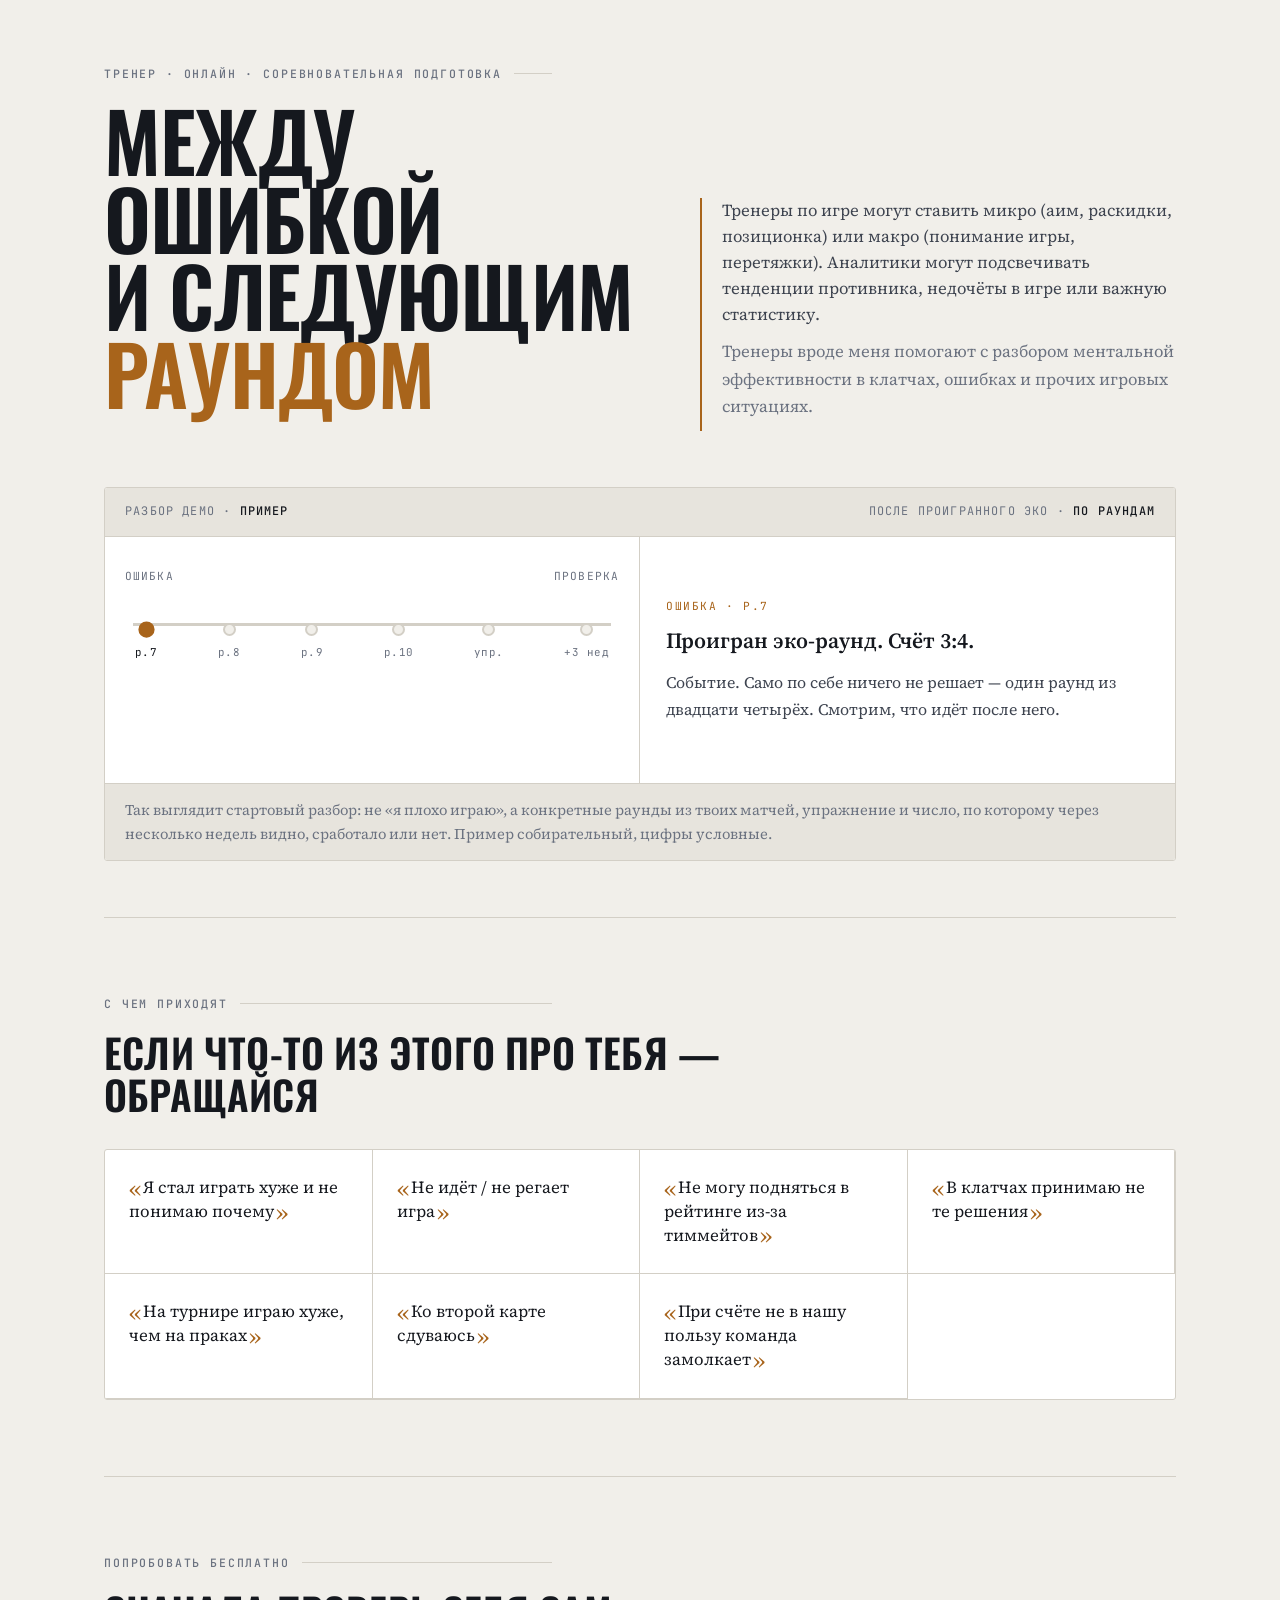
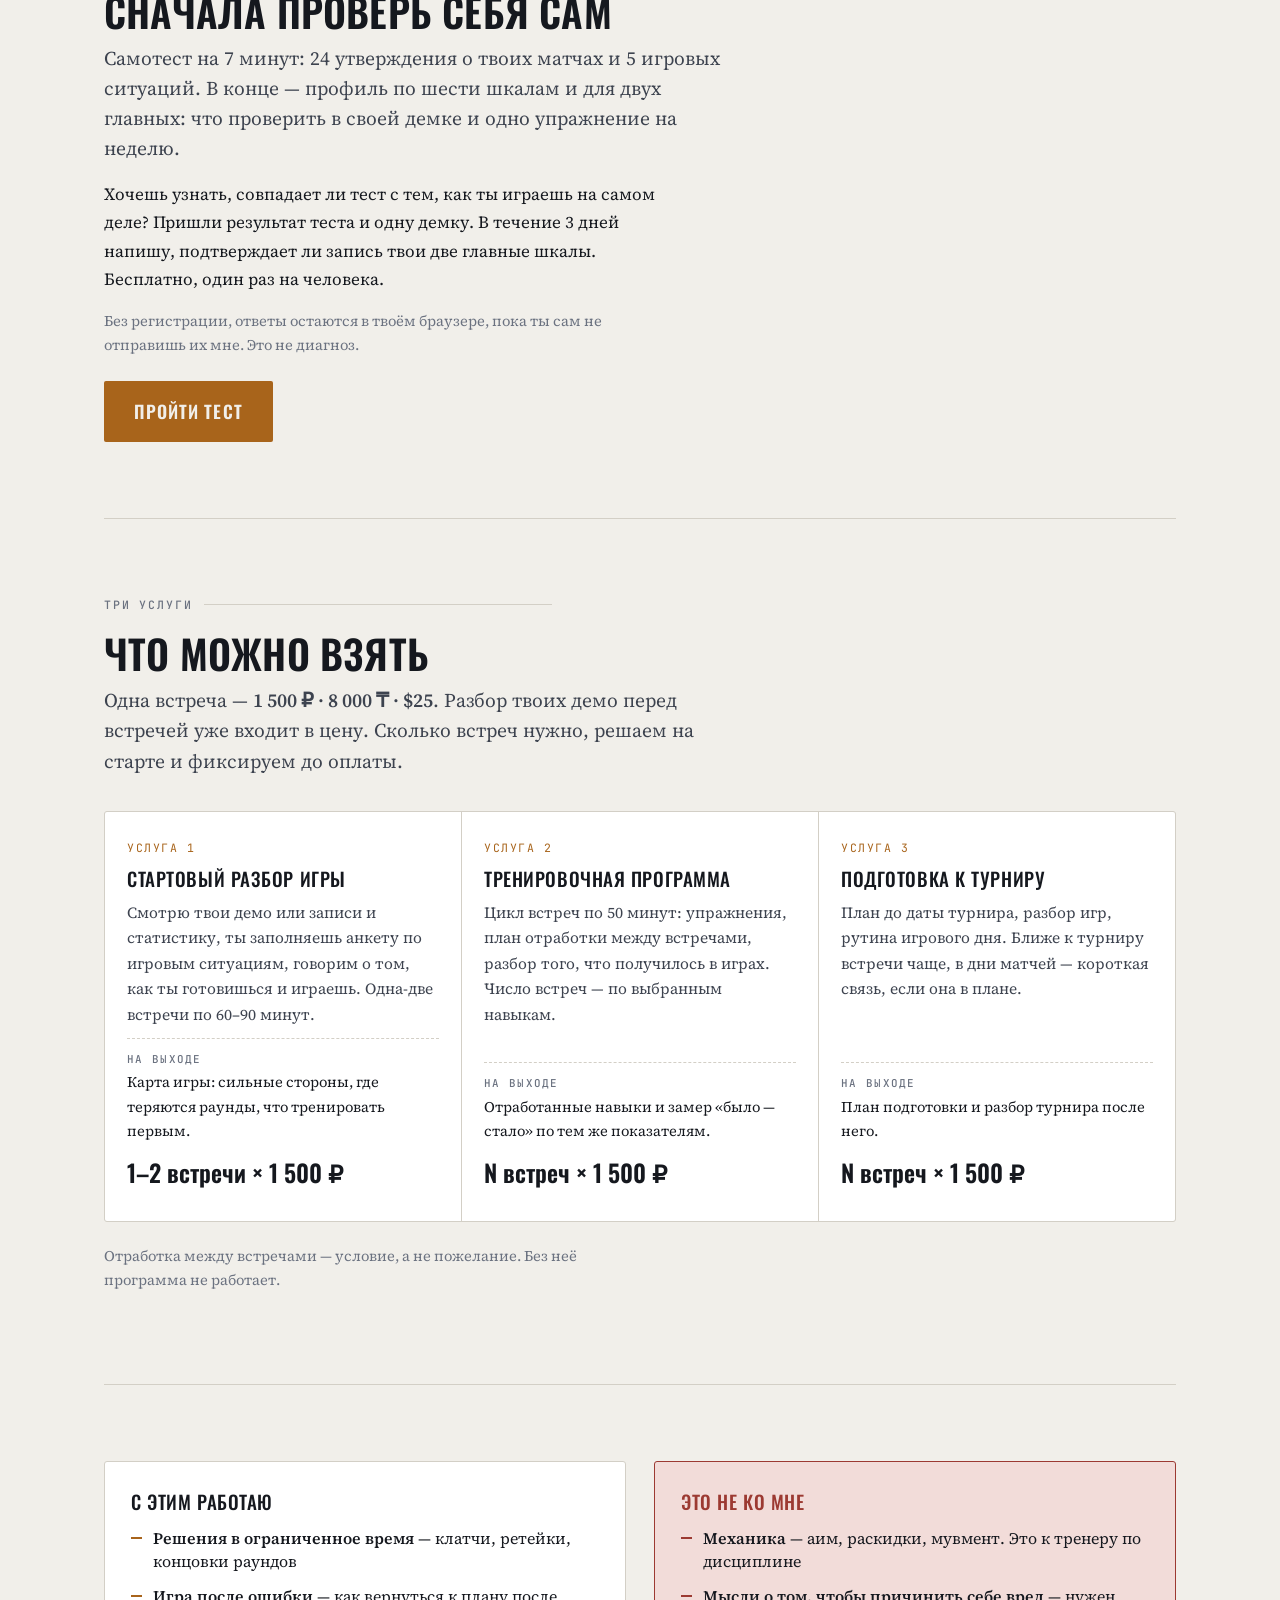
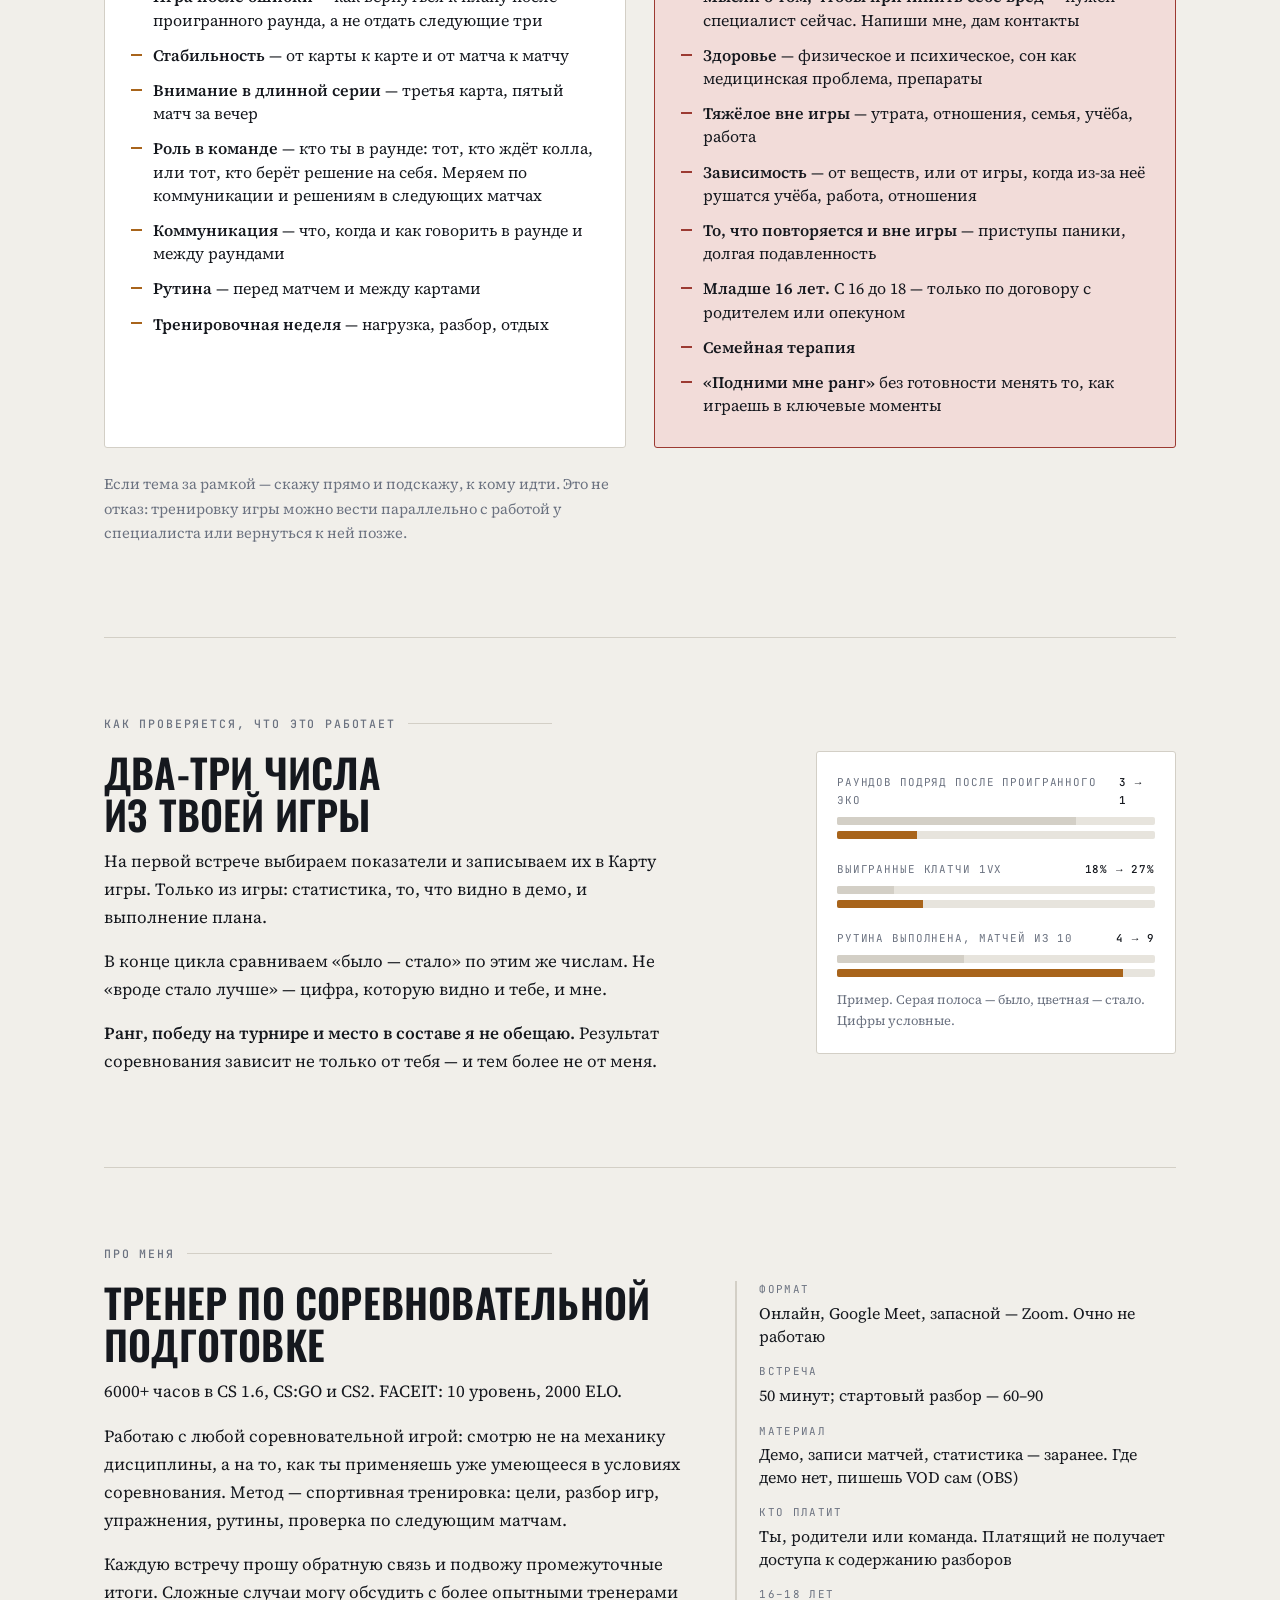
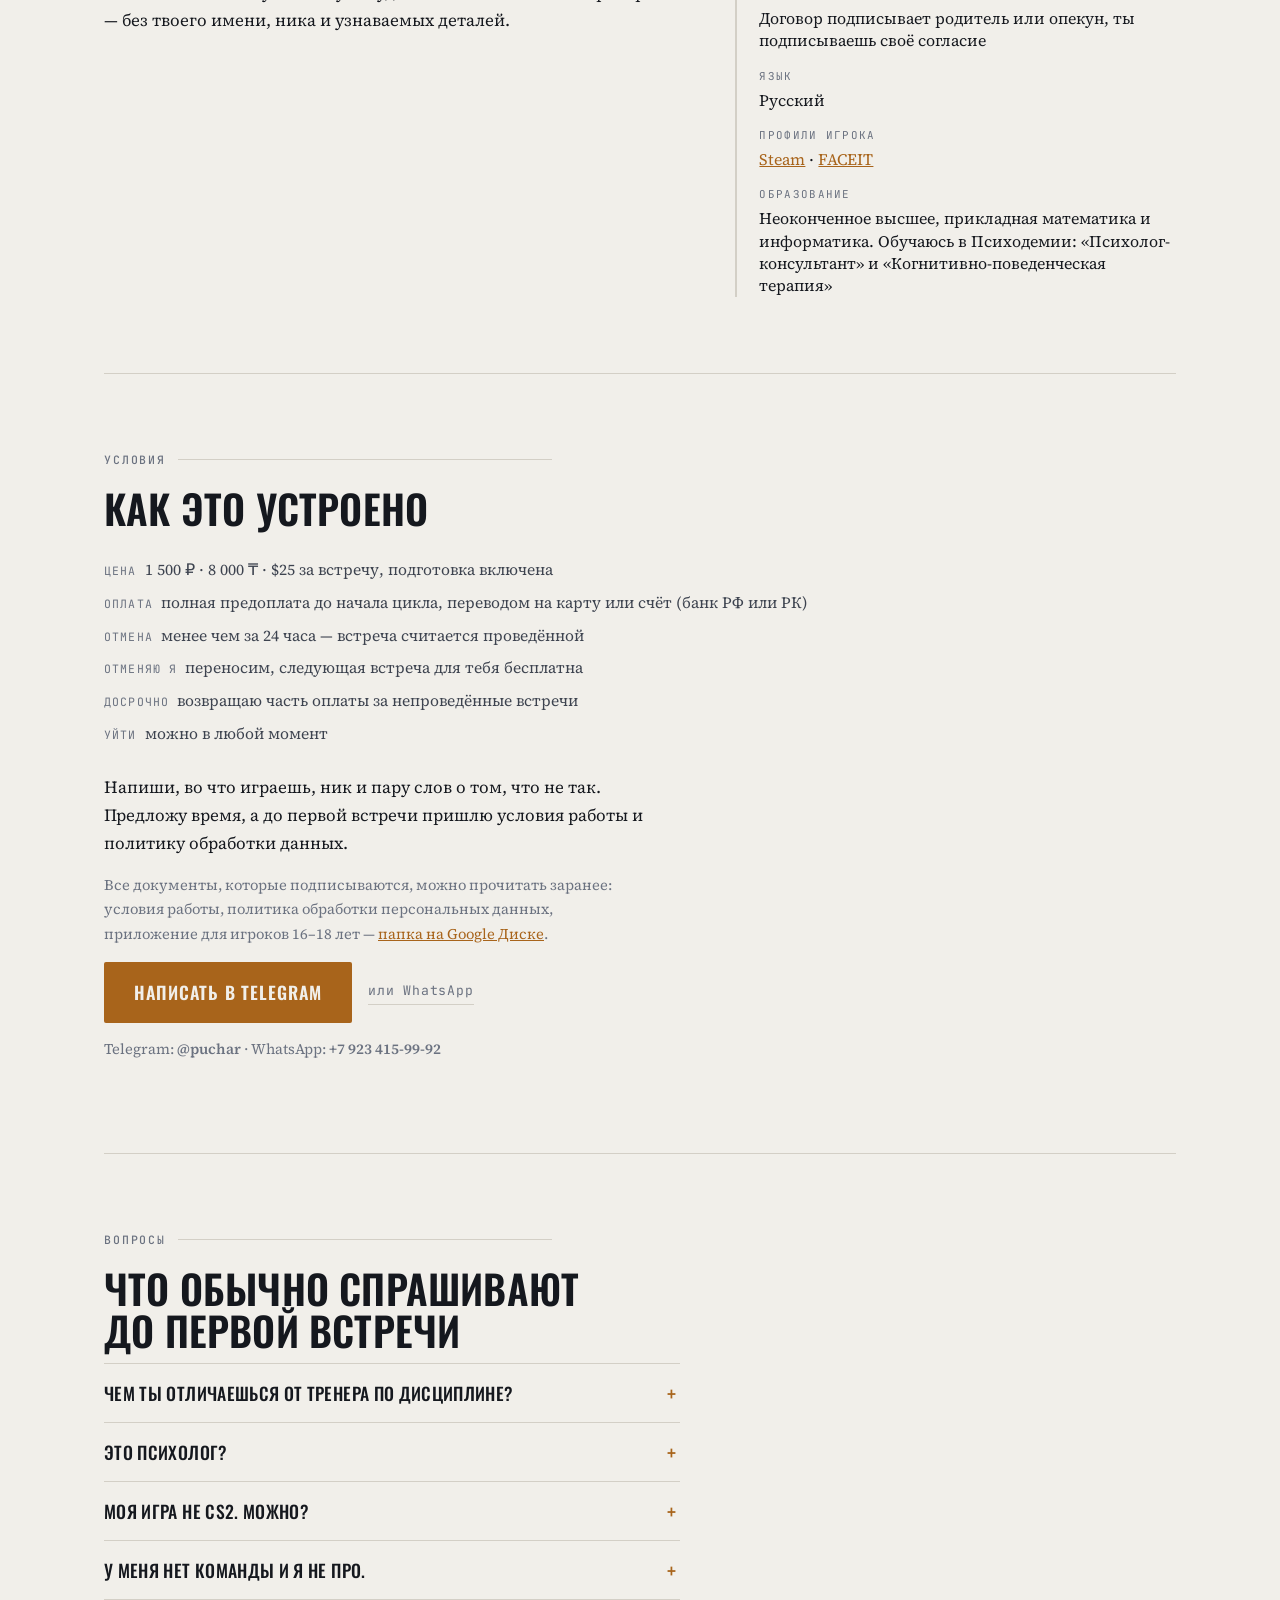
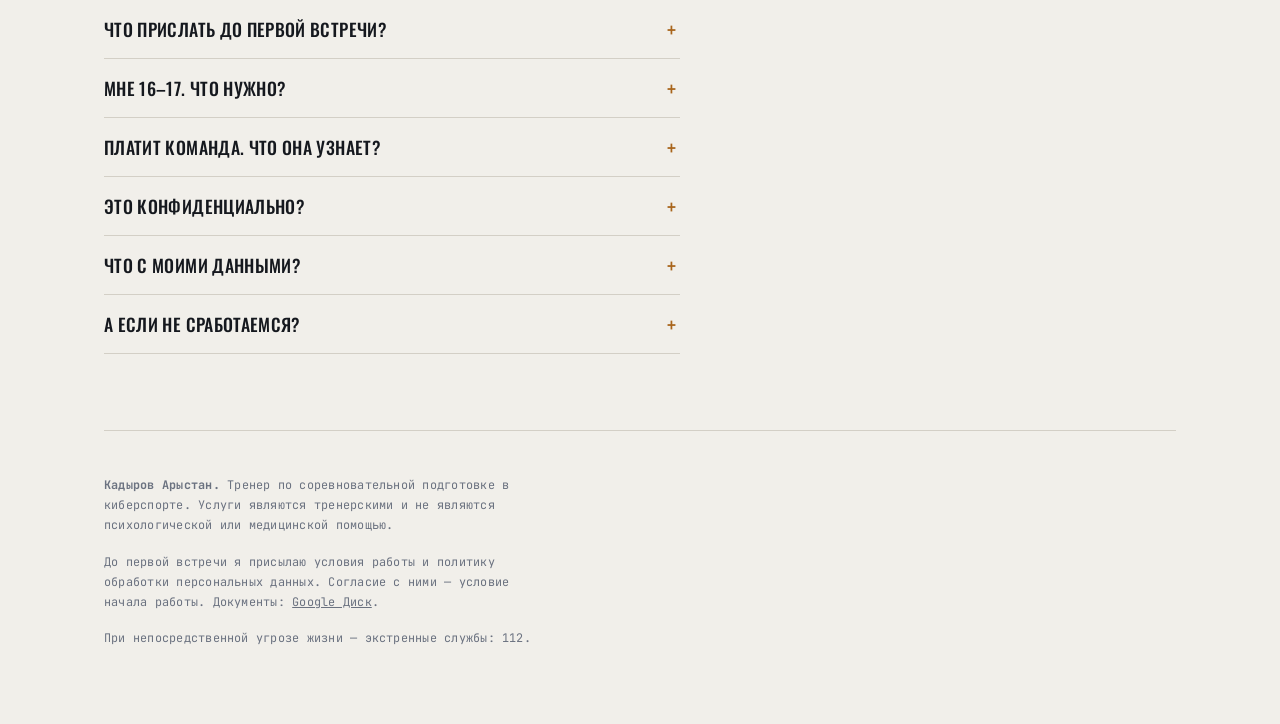
<file: trener.html>
<!doctype html>
<html lang="ru">
<meta charset="utf-8">
<meta name="viewport" content="width=device-width, initial-scale=1">
<title>Соревновательная подготовка</title>
<script defer src="https://cloud.umami.is/script.js" data-website-id="4a4b9acd-3a90-4570-80c1-6168527479ba" data-domains="leodikadyrov.github.io"></script>
<!-- Лендинг v2, 01.10.2026. Источники: PRACTICE-PLAN-Q4.md §1, usloviya-raboty-v6.docx. Предыдущая версия — deprecated/page.html (устарела 12.10.2026). -->
<link rel="stylesheet" href="fonts/fonts.css">

<style>
:root{
  --ground:#f1efea;
  --surface:#ffffff;
  --surface-2:#e7e4dd;
  --ink:#15181e;
  --ink-2:#3d434f;
  --muted:#6b7280;
  --line:#d3cfc6;
  --accent:#a8641b;
  --accent-soft:#f0dcc0;
  --stop:#9c3a32;
  --stop-soft:#f2dcd9;
  --ok:#3d6b4a;

  --f-display:"Oswald","Arial Narrow",Impact,sans-serif;
  --f-body:"Source Serif 4",Georgia,"Times New Roman",serif;
  --f-mono:"JetBrains Mono","Cascadia Mono",Consolas,monospace;

  --wrap:1120px;
  --read:64ch;
}
@media (prefers-color-scheme:dark){
  :root:not([data-theme="light"]){
    --ground:#12151b;--surface:#1a1e26;--surface-2:#232833;--ink:#e8e6e1;--ink-2:#c2c4c9;
    --muted:#868c99;--line:#2c313d;--accent:#d98a3c;--accent-soft:#3a2a17;--stop:#cf6a5f;--stop-soft:#33201e;--ok:#7fae8b;
    color-scheme:dark;
  }
}
:root[data-theme="dark"]{
  --ground:#12151b;--surface:#1a1e26;--surface-2:#232833;--ink:#e8e6e1;--ink-2:#c2c4c9;
  --muted:#868c99;--line:#2c313d;--accent:#d98a3c;--accent-soft:#3a2a17;--stop:#cf6a5f;--stop-soft:#33201e;--ok:#7fae8b;
  color-scheme:dark;
}

*{box-sizing:border-box}
body{background:var(--ground);color:var(--ink);font-family:var(--f-body);font-size:17px;line-height:1.65;-webkit-font-smoothing:antialiased;margin:0}
.wrap{max-width:var(--wrap);margin:0 auto;padding:0 24px}
@media(max-width:600px){.wrap{padding:0 16px}}
section{padding:76px 0;border-top:1px solid var(--line)}
section:first-of-type{border-top:0}

h1,h2,h3{font-family:var(--f-display)}
h1{font-size:clamp(2.4rem,7vw,5.1rem);line-height:.95;font-weight:600;letter-spacing:-.01em;text-wrap:balance;margin:0 0 20px;text-transform:uppercase}
h2{font-size:clamp(1.7rem,3.4vw,2.5rem);line-height:1.05;font-weight:600;text-transform:uppercase;letter-spacing:.005em;text-wrap:balance;margin:0 0 12px}
h3{font-size:1.18rem;font-weight:500;text-transform:uppercase;letter-spacing:.03em;margin:0 0 8px;line-height:1.2}
p{margin:0 0 16px;max-width:var(--read)}
a{color:var(--accent)}

.eyebrow{font-family:var(--f-mono);font-size:.72rem;font-weight:500;letter-spacing:.16em;text-transform:uppercase;color:var(--muted);margin:0 0 18px;display:flex;align-items:center;gap:12px}
.eyebrow::after{content:"";flex:1;height:1px;background:var(--line)}
.lede{font-size:1.22rem;line-height:1.55;color:var(--ink-2)}
.note{font-size:.92rem;color:var(--muted)}

/* hero */
.hero{padding-top:64px;padding-bottom:56px}
.hero-top{display:grid;grid-template-columns:minmax(0,1.15fr) minmax(0,1fr);gap:48px;align-items:end}
@media(max-width:900px){.hero-top{grid-template-columns:1fr;gap:28px;align-items:start}}
.hero h1 span{color:var(--accent);display:block}
.hero-side{border-left:2px solid var(--accent);padding-left:20px}
.hero-side p{font-size:1.05rem;margin-bottom:10px}

/* demo player */
.demo{margin-top:56px;background:var(--surface);border:1px solid var(--line);border-radius:3px;overflow:hidden}
.demo-head{display:flex;justify-content:space-between;align-items:baseline;gap:16px;flex-wrap:wrap;padding:14px 20px;border-bottom:1px solid var(--line);background:var(--surface-2);font-family:var(--f-mono);font-size:.74rem;letter-spacing:.1em;text-transform:uppercase;color:var(--muted)}
.demo-head b{color:var(--ink);font-weight:500}
.demo-body{display:grid;grid-template-columns:minmax(0,1fr) minmax(0,1fr)}
@media(max-width:820px){.demo-body{grid-template-columns:1fr}}
.track{padding:30px 20px 26px;border-right:1px solid var(--line)}
@media(max-width:820px){.track{border-right:0;border-bottom:1px solid var(--line)}}
.rail{position:relative;height:3px;background:var(--line);margin:38px 8px 0}
.fill{position:absolute;inset:0 auto 0 0;background:var(--accent);width:0;transition:width .45s cubic-bezier(.4,0,.2,1)}
.pins{display:flex;justify-content:space-between;margin:0 8px;position:relative;top:-9px}
.pin{appearance:none;border:0;background:transparent;padding:6px 2px 0;cursor:pointer;display:flex;flex-direction:column;align-items:center;gap:9px;color:var(--muted);font-family:var(--f-mono);font-size:.68rem;letter-spacing:.04em}
.dot{width:13px;height:13px;border-radius:50%;background:var(--ground);border:2px solid var(--line);transition:.2s}
.pin:hover .dot{border-color:var(--accent)}
.pin[aria-selected="true"]{color:var(--ink)}
.pin[aria-selected="true"] .dot{background:var(--accent);border-color:var(--accent);transform:scale(1.25)}
.pin:focus-visible{outline:2px solid var(--accent);outline-offset:3px;border-radius:2px}
.track-legend{font-family:var(--f-mono);font-size:.7rem;letter-spacing:.1em;text-transform:uppercase;color:var(--muted);display:flex;justify-content:space-between}
.readout{padding:30px 26px;min-height:246px;display:flex;flex-direction:column;justify-content:center}
.readout .tag{font-family:var(--f-mono);font-size:.7rem;letter-spacing:.14em;text-transform:uppercase;color:var(--accent);margin-bottom:12px}
.readout .quote{font-size:1.35rem;line-height:1.3;font-weight:600;margin:0 0 14px;text-wrap:balance}
.readout .gloss{color:var(--ink-2);font-size:1rem;margin:0}
.demo-foot{padding:14px 20px;border-top:1px solid var(--line);background:var(--surface-2);font-size:.92rem;color:var(--muted)}
.demo-foot p{margin:0;max-width:none}

/* quotes */
.quotes{display:grid;grid-template-columns:repeat(auto-fit,minmax(258px,1fr));border:1px solid var(--line);border-radius:3px;overflow:hidden;background:var(--surface)}
.q{padding:26px 24px;border-right:1px solid var(--line);border-bottom:1px solid var(--line);font-size:1.06rem;line-height:1.4}
.q::before{content:"«";color:var(--accent);font-size:1.5em;line-height:0;vertical-align:-.15em;margin-right:2px}
.q::after{content:"»";color:var(--accent);font-size:1.5em;line-height:0;vertical-align:-.15em;margin-left:2px}

/* services */
.services{display:grid;grid-template-columns:repeat(auto-fit,minmax(260px,1fr));gap:1px;background:var(--line);border:1px solid var(--line);border-radius:3px;overflow:hidden}
.svc{background:var(--surface);padding:26px 22px 28px;display:flex;flex-direction:column;gap:10px}
.svc .n{font-family:var(--f-mono);font-size:.72rem;letter-spacing:.14em;text-transform:uppercase;color:var(--accent)}
.svc h3{margin:0}
.svc p{font-size:.97rem;color:var(--ink-2);margin:0}
.svc .out{margin-top:auto;padding-top:12px;border-top:1px dashed var(--line);font-size:.92rem}
.svc .out b{font-family:var(--f-mono);font-size:.68rem;letter-spacing:.12em;text-transform:uppercase;color:var(--muted);font-weight:500;display:block;margin-bottom:2px}
.svc .cost{font-family:var(--f-display);font-size:1.5rem;font-weight:600}

/* yes/no */
.split{display:grid;grid-template-columns:repeat(auto-fit,minmax(300px,1fr));gap:28px}
.card{background:var(--surface);border:1px solid var(--line);border-radius:3px;padding:28px 26px 30px}
.card.stop{border-color:var(--stop);background:var(--stop-soft)}
.card h3{margin-bottom:14px}
.card.stop h3{color:var(--stop)}
.card ul{margin:0;padding:0;list-style:none;display:flex;flex-direction:column;gap:12px}
.card li{padding-left:22px;position:relative;font-size:1rem;line-height:1.45}
.card li::before{content:"";position:absolute;left:0;top:.62em;width:11px;height:2px;background:var(--accent)}
.card.stop li::before{background:var(--stop)}
.card li b{font-weight:600}

/* measure */
.measure{display:grid;grid-template-columns:minmax(0,1fr) minmax(0,360px);gap:40px;align-items:start}
@media(max-width:820px){.measure{grid-template-columns:1fr}}
.scale{background:var(--surface);border:1px solid var(--line);border-radius:3px;padding:22px 20px}
.scale .lbl{font-family:var(--f-mono);font-size:.68rem;letter-spacing:.08em;text-transform:uppercase;color:var(--muted);display:flex;justify-content:space-between;gap:12px;margin-bottom:7px}
.scale .lbl b{color:var(--ink);font-weight:500}
.scale .bar{height:8px;background:var(--surface-2);border-radius:2px;overflow:hidden;margin-bottom:6px;position:relative}
.scale .bar i{display:block;height:100%;background:var(--line)}
.scale .bar.after i{background:var(--accent)}
.scale .gap{height:16px}
.scale .cap{font-size:.8rem;color:var(--muted);margin:12px 0 0}

/* price terms + cta */
.terms{display:flex;flex-direction:column;gap:7px;font-size:.98rem;color:var(--ink-2);margin:28px 0 26px}
.terms span{font-family:var(--f-mono);font-size:.72rem;letter-spacing:.1em;text-transform:uppercase;color:var(--muted);margin-right:8px}
.cta{display:inline-flex;align-items:center;gap:12px;background:var(--accent);color:var(--ground);font-family:var(--f-display);font-size:1.1rem;font-weight:600;text-transform:uppercase;letter-spacing:.06em;padding:16px 30px;border-radius:2px;text-decoration:none;transition:.16s}
.cta:hover{transform:translateY(-2px)}
.cta:focus-visible{outline:2px solid var(--ink);outline-offset:3px}
.cta-row{display:flex;flex-wrap:wrap;gap:16px;align-items:center}
.cta-alt{font-family:var(--f-mono);font-size:.82rem;letter-spacing:.06em;color:var(--muted);text-decoration:none;border-bottom:1px solid var(--line);padding-bottom:2px}
.cta-alt:hover{color:var(--ink);border-color:var(--accent)}

/* faq */
.faq{border-top:1px solid var(--line);max-width:var(--read)}
details{border-bottom:1px solid var(--line)}
summary{cursor:pointer;list-style:none;padding:18px 32px 18px 0;position:relative;font-family:var(--f-display);font-size:1.1rem;font-weight:500;text-transform:uppercase;letter-spacing:.02em;line-height:1.25}
summary::-webkit-details-marker{display:none}
summary::after{content:"+";position:absolute;right:4px;top:16px;color:var(--accent);font-size:1.35rem;font-weight:400;transition:.2s}
details[open] summary::after{transform:rotate(45deg)}
summary:focus-visible{outline:2px solid var(--accent);outline-offset:2px}
details p{padding-right:24px;color:var(--ink-2);font-size:1rem}
details p:last-child{margin-bottom:20px}

/* about */
.about{display:grid;grid-template-columns:minmax(0,1fr) minmax(0,.75fr);gap:44px}
@media(max-width:820px){.about{grid-template-columns:1fr;gap:26px}}
.facts{border-left:2px solid var(--line);padding-left:22px;display:flex;flex-direction:column;gap:16px}
.fact .k{font-family:var(--f-mono);font-size:.68rem;letter-spacing:.12em;text-transform:uppercase;color:var(--muted);margin-bottom:3px}
.fact .v{font-size:1rem;line-height:1.4}

footer{border-top:1px solid var(--line);padding:44px 0 60px;color:var(--muted);font-size:.9rem}
footer p{max-width:var(--read)}
.legal{font-family:var(--f-mono);font-size:.74rem;line-height:1.7;letter-spacing:.02em}

@media (prefers-reduced-motion:reduce){*{transition:none!important;animation:none!important}}
</style>

<div class="wrap">

<section class="hero">
  <div class="hero-top">
    <div>
      <p class="eyebrow">тренер · онлайн · соревновательная подготовка</p>
      <h1>Между ошибкой<br>и следующим<br><span>раундом</span></h1>
    </div>
    <div class="hero-side">
      <p class="lede">Тренеры по игре могут ставить микро (аим, раскидки, позиционка) или макро (понимание игры, перетяжки). Аналитики могут подсвечивать тенденции противника, недочёты в игре или важную статистику.</p>
      <p class="note">Тренеры вроде меня помогают с разбором ментальной эффективности в клатчах, ошибках и прочих игровых ситуациях.</p>
    </div>
  </div>

  <div class="demo">
    <div class="demo-head">
      <span>разбор демо · <b>пример</b></span>
      <span>после проигранного эко · <b>по раундам</b></span>
    </div>
    <div class="demo-body">
      <div class="track">
        <div class="track-legend"><span>ошибка</span><span>проверка</span></div>
        <div class="rail"><div class="fill" id="fill"></div></div>
        <div class="pins" id="pins" role="tablist" aria-label="Разбор по раундам"></div>
      </div>
      <div class="readout" id="readout" role="tabpanel" aria-live="polite"></div>
    </div>
    <div class="demo-foot">
      <p>Так выглядит стартовый разбор: не «я плохо играю», а конкретные раунды из твоих матчей, упражнение и число, по которому через несколько недель видно, сработало или нет. Пример собирательный, цифры условные.</p>
    </div>
  </div>
</section>

<section>
  <p class="eyebrow">с чем приходят</p>
  <h2 style="margin-bottom:34px">Если что-то из этого про тебя —<br>обращайся</h2>
  <div class="quotes">
    <div class="q">Я стал играть хуже и не понимаю почему</div>
    <div class="q">Не идёт / не регает игра</div>
    <div class="q">Не могу подняться в рейтинге из-за тиммейтов</div>
    <div class="q">В клатчах принимаю не те решения</div>
    <div class="q">На турнире играю хуже, чем на праках</div>
    <div class="q">Ко второй карте сдуваюсь</div>
    <div class="q">При счёте не в нашу пользу команда замолкает</div>
  </div>
</section>

<!-- Тест-вход, 07.10.2026: вместо блока «Попробовать бесплатно» из instrumenty/ekspress-diagnostika-v1.md §8. Источник — instrumenty/test-vhod-v0.md. -->
<section>
  <p class="eyebrow">попробовать бесплатно</p>
  <h2>Сначала проверь себя сам</h2>
  <p class="lede">Самотест на 7 минут: 24 утверждения о твоих матчах и 5 игровых ситуаций. В конце — профиль по шести шкалам и для двух главных: что проверить в своей демке и одно упражнение на неделю.</p>
  <p>Хочешь узнать, совпадает ли тест с тем, как ты играешь на самом деле? Пришли результат теста и одну демку. В течение 3 дней напишу, подтверждает ли запись твои две главные шкалы. Бесплатно, один раз на человека.</p>
  <p class="note">Без регистрации, ответы остаются в твоём браузере, пока ты сам не отправишь их мне. Это не диагноз.</p>
  <div class="cta-row" style="margin-top:24px">
    <a class="cta" id="testLink" data-umami-event="test-click" href="test.html">Пройти тест</a>
  </div>
</section>

<section>
  <p class="eyebrow">три услуги</p>
  <h2>Что можно взять</h2>
  <p class="lede" style="margin-bottom:34px">Одна встреча — <b>1 500 ₽ · 8 000 ₸ · $25</b>. Разбор твоих демо перед встречей уже входит в цену. Сколько встреч нужно, решаем на старте и фиксируем до оплаты.</p>
  <div class="services">
    <div class="svc">
      <span class="n">услуга 1</span>
      <h3>Стартовый разбор игры</h3>
      <p>Смотрю твои демо или записи и статистику, ты заполняешь анкету по игровым ситуациям, говорим о том, как ты готовишься и играешь. Одна-две встречи по 60–90 минут.</p>
      <div class="out"><b>на выходе</b>Карта игры: сильные стороны, где теряются раунды, что тренировать первым.</div>
      <div class="cost">1–2 встречи × 1 500 ₽</div>
    </div>
    <div class="svc">
      <span class="n">услуга 2</span>
      <h3>Тренировочная программа</h3>
      <p>Цикл встреч по 50 минут: упражнения, план отработки между встречами, разбор того, что получилось в играх. Число встреч — по выбранным навыкам.</p>
      <div class="out"><b>на выходе</b>Отработанные навыки и замер «было — стало» по тем же показателям.</div>
      <div class="cost">N встреч × 1 500 ₽</div>
    </div>
    <div class="svc">
      <span class="n">услуга 3</span>
      <h3>Подготовка к турниру</h3>
      <p>План до даты турнира, разбор игр, рутина игрового дня. Ближе к турниру встречи чаще, в дни матчей — короткая связь, если она в плане.</p>
      <div class="out"><b>на выходе</b>План подготовки и разбор турнира после него.</div>
      <div class="cost">N встреч × 1 500 ₽</div>
    </div>
  </div>
  <p class="note" style="margin-top:22px">Отработка между встречами — условие, а не пожелание. Без неё программа не работает.</p>
</section>

<section>
  <div class="split">
    <div class="card">
      <h3>С этим работаю</h3>
      <ul>
        <li><b>Решения в ограниченное время</b> — клатчи, ретейки, концовки раундов</li>
        <li><b>Игра после ошибки</b> — как вернуться к плану после проигранного раунда, а не отдать следующие три</li>
        <li><b>Стабильность</b> — от карты к карте и от матча к матчу</li>
        <li><b>Внимание в длинной серии</b> — третья карта, пятый матч за вечер</li>
        <li><b>Роль в команде</b> — кто ты в раунде: тот, кто ждёт колла, или тот, кто берёт решение на себя. Меряем по коммуникации и решениям в следующих матчах</li>
        <li><b>Коммуникация</b> — что, когда и как говорить в раунде и между раундами</li>
        <li><b>Рутина</b> — перед матчем и между картами</li>
        <li><b>Тренировочная неделя</b> — нагрузка, разбор, отдых</li>
      </ul>
    </div>
    <div class="card stop">
      <h3>Это не ко мне</h3>
      <ul>
        <li><b>Механика</b> — аим, раскидки, мувмент. Это к тренеру по дисциплине</li>
        <li><b>Мысли о том, чтобы причинить себе вред</b> — нужен специалист сейчас. Напиши мне, дам контакты</li>
        <li><b>Здоровье</b> — физическое и психическое, сон как медицинская проблема, препараты</li>
        <li><b>Тяжёлое вне игры</b> — утрата, отношения, семья, учёба, работа</li>
        <li><b>Зависимость</b> — от веществ, или от игры, когда из-за неё рушатся учёба, работа, отношения</li>
        <li><b>То, что повторяется и вне игры</b> — приступы паники, долгая подавленность</li>
        <li><b>Младше 16 лет.</b> С 16 до 18 — только по договору с родителем или опекуном</li>
        <li><b>Семейная терапия</b></li>
        <li><b>«Подними мне ранг»</b> без готовности менять то, как играешь в ключевые моменты</li>
      </ul>
    </div>
  </div>
  <p class="note" style="margin-top:24px">Если тема за рамкой — скажу прямо и подскажу, к кому идти. Это не отказ: тренировку игры можно вести параллельно с работой у специалиста или вернуться к ней позже.</p>
</section>

<section>
  <p class="eyebrow">как проверяется, что это работает</p>
  <div class="measure">
    <div>
      <h2>Два-три числа<br>из твоей игры</h2>
      <p>На первой встрече выбираем показатели и записываем их в Карту игры. Только из игры: статистика, то, что видно в демо, и выполнение плана.</p>
      <p>В конце цикла сравниваем «было — стало» по этим же числам. Не «вроде стало лучше» — цифра, которую видно и тебе, и мне.</p>
      <p><b>Ранг, победу на турнире и место в составе я не обещаю.</b> Результат соревнования зависит не только от тебя — и тем более не от меня.</p>
    </div>
    <div class="scale" aria-label="Пример замера было — стало, цифры условные">
      <div class="lbl"><span>раундов подряд после проигранного эко</span><b>3 → 1</b></div>
      <div class="bar"><i style="width:75%"></i></div>
      <div class="bar after"><i style="width:25%"></i></div>
      <div class="gap"></div>
      <div class="lbl"><span>выигранные клатчи 1vX</span><b>18% → 27%</b></div>
      <div class="bar"><i style="width:18%"></i></div>
      <div class="bar after"><i style="width:27%"></i></div>
      <div class="gap"></div>
      <div class="lbl"><span>рутина выполнена, матчей из 10</span><b>4 → 9</b></div>
      <div class="bar"><i style="width:40%"></i></div>
      <div class="bar after"><i style="width:90%"></i></div>
      <p class="cap">Пример. Серая полоса — было, цветная — стало. Цифры условные.</p>
    </div>
  </div>
</section>

<section>
  <p class="eyebrow">про меня</p>
  <div class="about">
    <div>
      <h2>Тренер по соревновательной<br>подготовке</h2>
      <p>6000+ часов в CS 1.6, CS:GO и CS2. FACEIT: 10 уровень, 2000 ELO.</p>
      <p>Работаю с любой соревновательной игрой: смотрю не на механику дисциплины, а на то, как ты применяешь уже умеющееся в условиях соревнования. Метод — спортивная тренировка: цели, разбор игр, упражнения, рутины, проверка по следующим матчам.</p>
      <p>Каждую встречу прошу обратную связь и подвожу промежуточные итоги. Сложные случаи могу обсудить с более опытными тренерами — без твоего имени, ника и узнаваемых деталей.</p>
    </div>
    <div class="facts">
      <div class="fact"><div class="k">формат</div><div class="v">Онлайн, Google Meet, запасной — Zoom. Очно не работаю</div></div>
      <div class="fact"><div class="k">встреча</div><div class="v">50 минут; стартовый разбор — 60–90</div></div>
      <div class="fact"><div class="k">материал</div><div class="v">Демо, записи матчей, статистика — заранее. Где демо нет, пишешь VOD сам (OBS)</div></div>
      <div class="fact"><div class="k">кто платит</div><div class="v">Ты, родители или команда. Платящий не получает доступа к содержанию разборов</div></div>
      <div class="fact"><div class="k">16–18 лет</div><div class="v">Договор подписывает родитель или опекун, ты подписываешь своё согласие</div></div>
      <div class="fact"><div class="k">язык</div><div class="v">Русский</div></div>
      <div class="fact"><div class="k">профили игрока</div><div class="v"><a href="https://steamcommunity.com/id/leodikadyrov/">Steam</a> · <a href="https://www.faceit.com/ru/players/TDC_FD_GOD">FACEIT</a></div></div>
      <div class="fact"><div class="k">образование</div><div class="v">Неоконченное высшее, прикладная математика и информатика. Обучаюсь в Психодемии: «Психолог-консультант» и «Когнитивно-поведенческая терапия»</div></div>
    </div>
  </div>
</section>

<section>
  <p class="eyebrow">условия</p>
  <h2>Как это устроено</h2>
  <div class="terms">
    <div><span>цена</span>1 500 ₽ · 8 000 ₸ · $25 за встречу, подготовка включена</div>
    <div><span>оплата</span>полная предоплата до начала цикла, переводом на карту или счёт (банк РФ или РК)</div>
    <div><span>отмена</span>менее чем за 24 часа — встреча считается проведённой</div>
    <div><span>отменяю я</span>переносим, следующая встреча для тебя бесплатна</div>
    <div><span>досрочно</span>возвращаю часть оплаты за непроведённые встречи</div>
    <div><span>уйти</span>можно в любой момент</div>
  </div>
  <p>Напиши, во что играешь, ник и пару слов о том, что не так. Предложу время, а до первой встречи пришлю условия работы и политику обработки данных.</p>
  <p class="note">Все документы, которые подписываются, можно прочитать заранее: условия работы, политика обработки персональных данных, приложение для игроков 16–18 лет — <a href="https://drive.google.com/drive/folders/1MJNbpNoovphljDnoHJvJkzvzpEx7ibln?usp=sharing">папка на Google Диске</a>.</p>
  <div class="cta-row">
    <a class="cta" data-umami-event="contact" data-umami-event-channel="tg" data-umami-event-page="landing" href="https://t.me/puchar">Написать в Telegram</a>
    <a class="cta-alt" data-umami-event="contact" data-umami-event-channel="wa" data-umami-event-page="landing" href="https://wa.me/79234159992">или WhatsApp</a>
  </div>
  <p class="note" style="margin-top:14px">Telegram: <b>@puchar</b> · WhatsApp: <b>+7 923 415-99-92</b></p>
</section>

<section>
  <p class="eyebrow">вопросы</p>
  <h2>Что обычно спрашивают<br>до первой встречи</h2>
  <div class="faq">
    <details>
      <summary>Чем ты отличаешься от тренера по дисциплине?</summary>
      <p>Тренер по дисциплине учит, что делать: аим, раскидки, позиции, стратегии. Я работаю с тем, как ты применяешь то, что уже умеешь, когда идёт соревнование: после ошибки, в клатче, на длинной дистанции, в общении с командой. Одно другому не мешает.</p>
    </details>
    <details>
      <summary>Это психолог?</summary>
      <p>Нет. Я тренер, и это тренировка соревновательных навыков, а не психологическая и не медицинская помощь. Каждое упражнение проверяется по твоим следующим матчам.</p>
      <p>Если в разговоре станет видно, что тебе нужен психолог или врач, я скажу об этом прямо и подскажу, куда обратиться.</p>
    </details>
    <details>
      <summary>Моя игра не CS2. Можно?</summary>
      <p>Можно, если игра соревновательная и у тебя есть записи матчей. Я смотрю не механику конкретной дисциплины, а то, что происходит с решениями, стабильностью и коммуникацией по ходу матча.</p>
    </details>
    <details>
      <summary>У меня нет команды и я не про.</summary>
      <p>Неважно. Ранг и уровень любые. Важно одно: ты играешь регулярно и готов присылать записи. Без материала тренировать нечего.</p>
    </details>
    <details>
      <summary>Что прислать до первой встречи?</summary>
      <p>Два-три недавних матча — демо или записи — и ссылки на профили со статистикой. Если в твоей игре демо нет, включи запись экрана через OBS на следующих матчах.</p>
    </details>
    <details>
      <summary>Мне 16–17. Что нужно?</summary>
      <p>Договор подписывает родитель или опекун — на бумаге, скан. Ты подписываешь своё согласие и в любой момент можешь остановить работу, даже если родитель хочет продолжать.</p>
      <p>Родитель знает факт встреч, расписание и оплату, а по запросу — над какими навыками идёт работа. Содержание разборов и то, что ты говоришь на встречах, без твоего согласия ему не передаётся.</p>
    </details>
    <details>
      <summary>Платит команда. Что она узнает?</summary>
      <p>Факт встреч. Отчёт о ходе подготовки — только с твоего письменного согласия и после того, как ты его прочитал. Твои разборы, заготовки и планы другим игрокам и командам не передаются.</p>
    </details>
    <details>
      <summary>Это конфиденциально?</summary>
      <p>Да. Факт работы, её содержание и твои игровые материалы я никому не раскрываю без твоего согласия.</p>
      <p>Исключений три: существенная угроза твоей жизни, угроза жизни другого человека, сведения о насилии над несовершеннолетним.</p>
    </details>
    <details>
      <summary>Что с моими данными?</summary>
      <p>Заметки, Карта игры и записи встреч хранятся на моём оборудовании в Казахстане, резервная копия — зашифрованным архивом. Срок — 3 года после окончания работы, удалить раньше можно по твоему запросу. Видеозапись и расшифровка встреч — только с отдельного согласия, отказ ни на что не влияет.</p>
      <p>Подробно — в условиях работы и политике обработки данных. Они лежат <a href="https://drive.google.com/drive/folders/1MJNbpNoovphljDnoHJvJkzvzpEx7ibln?usp=sharing">в открытой папке на Google Диске</a>, и я пришлю их до первой встречи.</p>
    </details>
    <details>
      <summary>А если не сработаемся?</summary>
      <p>Скажи прямо — на встрече или в сообщении. Работу можно прекратить в любой момент, за непроведённые встречи вернётся часть оплаты.</p>
    </details>
  </div>
</section>

<footer>
  <div class="legal">
    <p><b>Кадыров Арыстан.</b> Тренер по соревновательной подготовке в киберспорте. Услуги являются тренерскими и не являются психологической или медицинской помощью.</p>
    <p style="margin-top:14px">До первой встречи я присылаю условия работы и политику обработки персональных данных. Согласие с ними — условие начала работы. Документы: <a href="https://drive.google.com/drive/folders/1MJNbpNoovphljDnoHJvJkzvzpEx7ibln?usp=sharing" style="color:inherit">Google Диск</a>.</p>
    <p style="margin-top:14px">При непосредственной угрозе жизни — экстренные службы: 112.</p>
  </div>
</footer>

</div>

<script>
(function(){
  var beats = [
    {t:"р.7", tag:"ошибка", quote:"Проигран эко-раунд. Счёт 3:4.",
     gloss:"Событие. Само по себе ничего не решает — один раунд из двадцати четырёх. Смотрим, что идёт после него."},
    {t:"р.8", tag:"что видно в демо", quote:"Форс без колла. Пик в одного на миде.",
     gloss:"Решение принято до того, как команда договорилась. Без информации и без поддержки."},
    {t:"р.9", tag:"что видно в демо", quote:"В войсе тишина. Каждый играет свою позицию.",
     gloss:"Коммуникация пропала ровно тогда, когда нужна больше всего. В этом матче так было три раза."},
    {t:"р.10", tag:"итог серии", quote:"Ещё два раунда подряд. 3:7.",
     gloss:"Один проигранный раунд стоил трёх. Это и есть показатель: сколько раундов уходит подряд после проигранного эко."},
    {t:"упр.", tag:"упражнение", quote:"Правило одного раунда: после проигранного — колл и стандарт.",
     gloss:"Конкретное действие на следующий раунд, которое отрабатывается в праках и проверяется по демо, а не по ощущениям."},
    {t:"+3 нед", tag:"проверка", quote:"Было 3 раунда подряд. Стало 1.",
     gloss:"Тот же показатель по следующим десяти матчам. Сработало — берём следующий навык. Нет — меняем упражнение."}
  ];

  var pins = document.getElementById('pins');
  var readout = document.getElementById('readout');
  var fill = document.getElementById('fill');
  var buttons = [];

  function show(i){
    var b = beats[i];
    readout.innerHTML =
      '<div class="tag">' + b.tag + ' · ' + b.t + '</div>' +
      '<p class="quote">' + b.quote + '</p>' +
      '<p class="gloss">' + b.gloss + '</p>';
    fill.style.width = (i / (beats.length - 1) * 100) + '%';
    buttons.forEach(function(btn, j){
      btn.setAttribute('aria-selected', j === i ? 'true' : 'false');
      btn.tabIndex = j === i ? 0 : -1;
    });
  }

  beats.forEach(function(b, i){
    var btn = document.createElement('button');
    btn.className = 'pin';
    btn.type = 'button';
    btn.setAttribute('role', 'tab');
    btn.innerHTML = '<span class="dot"></span><span>' + b.t + '</span>';
    btn.addEventListener('click', function(){ show(i); });
    btn.addEventListener('keydown', function(e){
      var n = e.key === 'ArrowRight' ? i + 1 : e.key === 'ArrowLeft' ? i - 1 : -1;
      if (n >= 0 && n < beats.length) { e.preventDefault(); buttons[n].focus(); show(n); }
    });
    pins.appendChild(btn);
    buttons.push(btn);
  });

  show(0);
})();
</script>
<script>(function(){var q=location.search,a=document.getElementById("testLink");if(q&&a)a.href="test.html"+q;})();</script>
</file>
<file: fonts/fonts.css>
/* cyrillic */
@font-face {
  font-family: 'JetBrains Mono';
  font-style: normal;
  font-weight: 400;
  font-display: swap;
  src: url(JetBrainsMono-cyrillic-b1b041.woff2) format('woff2');
  unicode-range: U+0301, U+0400-045F, U+0490-0491, U+04B0-04B1, U+2116;
}
/* latin */
@font-face {
  font-family: 'JetBrains Mono';
  font-style: normal;
  font-weight: 400;
  font-display: swap;
  src: url(JetBrainsMono-latin-480c06.woff2) format('woff2');
  unicode-range: U+0000-00FF, U+0131, U+0152-0153, U+02BB-02BC, U+02C6, U+02DA, U+02DC, U+0304, U+0308, U+0329, U+2000-206F, U+20AC, U+2122, U+2191, U+2193, U+2212, U+2215, U+FEFF, U+FFFD;
}
/* cyrillic */
@font-face {
  font-family: 'JetBrains Mono';
  font-style: normal;
  font-weight: 500;
  font-display: swap;
  src: url(JetBrainsMono-cyrillic-b1b041.woff2) format('woff2');
  unicode-range: U+0301, U+0400-045F, U+0490-0491, U+04B0-04B1, U+2116;
}
/* latin */
@font-face {
  font-family: 'JetBrains Mono';
  font-style: normal;
  font-weight: 500;
  font-display: swap;
  src: url(JetBrainsMono-latin-480c06.woff2) format('woff2');
  unicode-range: U+0000-00FF, U+0131, U+0152-0153, U+02BB-02BC, U+02C6, U+02DA, U+02DC, U+0304, U+0308, U+0329, U+2000-206F, U+20AC, U+2122, U+2191, U+2193, U+2212, U+2215, U+FEFF, U+FFFD;
}
/* cyrillic */
@font-face {
  font-family: 'JetBrains Mono';
  font-style: normal;
  font-weight: 700;
  font-display: swap;
  src: url(JetBrainsMono-cyrillic-b1b041.woff2) format('woff2');
  unicode-range: U+0301, U+0400-045F, U+0490-0491, U+04B0-04B1, U+2116;
}
/* latin */
@font-face {
  font-family: 'JetBrains Mono';
  font-style: normal;
  font-weight: 700;
  font-display: swap;
  src: url(JetBrainsMono-latin-480c06.woff2) format('woff2');
  unicode-range: U+0000-00FF, U+0131, U+0152-0153, U+02BB-02BC, U+02C6, U+02DA, U+02DC, U+0304, U+0308, U+0329, U+2000-206F, U+20AC, U+2122, U+2191, U+2193, U+2212, U+2215, U+FEFF, U+FFFD;
}
/* cyrillic */
@font-face {
  font-family: 'Oswald';
  font-style: normal;
  font-weight: 400;
  font-display: swap;
  src: url(Oswald-cyrillic-db2216.woff2) format('woff2');
  unicode-range: U+0301, U+0400-045F, U+0490-0491, U+04B0-04B1, U+2116;
}
/* latin */
@font-face {
  font-family: 'Oswald';
  font-style: normal;
  font-weight: 400;
  font-display: swap;
  src: url(Oswald-latin-ed56cb.woff2) format('woff2');
  unicode-range: U+0000-00FF, U+0131, U+0152-0153, U+02BB-02BC, U+02C6, U+02DA, U+02DC, U+0304, U+0308, U+0329, U+2000-206F, U+20AC, U+2122, U+2191, U+2193, U+2212, U+2215, U+FEFF, U+FFFD;
}
/* cyrillic */
@font-face {
  font-family: 'Oswald';
  font-style: normal;
  font-weight: 500;
  font-display: swap;
  src: url(Oswald-cyrillic-db2216.woff2) format('woff2');
  unicode-range: U+0301, U+0400-045F, U+0490-0491, U+04B0-04B1, U+2116;
}
/* latin */
@font-face {
  font-family: 'Oswald';
  font-style: normal;
  font-weight: 500;
  font-display: swap;
  src: url(Oswald-latin-ed56cb.woff2) format('woff2');
  unicode-range: U+0000-00FF, U+0131, U+0152-0153, U+02BB-02BC, U+02C6, U+02DA, U+02DC, U+0304, U+0308, U+0329, U+2000-206F, U+20AC, U+2122, U+2191, U+2193, U+2212, U+2215, U+FEFF, U+FFFD;
}
/* cyrillic */
@font-face {
  font-family: 'Oswald';
  font-style: normal;
  font-weight: 600;
  font-display: swap;
  src: url(Oswald-cyrillic-db2216.woff2) format('woff2');
  unicode-range: U+0301, U+0400-045F, U+0490-0491, U+04B0-04B1, U+2116;
}
/* latin */
@font-face {
  font-family: 'Oswald';
  font-style: normal;
  font-weight: 600;
  font-display: swap;
  src: url(Oswald-latin-ed56cb.woff2) format('woff2');
  unicode-range: U+0000-00FF, U+0131, U+0152-0153, U+02BB-02BC, U+02C6, U+02DA, U+02DC, U+0304, U+0308, U+0329, U+2000-206F, U+20AC, U+2122, U+2191, U+2193, U+2212, U+2215, U+FEFF, U+FFFD;
}
/* cyrillic */
@font-face {
  font-family: 'Oswald';
  font-style: normal;
  font-weight: 700;
  font-display: swap;
  src: url(Oswald-cyrillic-db2216.woff2) format('woff2');
  unicode-range: U+0301, U+0400-045F, U+0490-0491, U+04B0-04B1, U+2116;
}
/* latin */
@font-face {
  font-family: 'Oswald';
  font-style: normal;
  font-weight: 700;
  font-display: swap;
  src: url(Oswald-latin-ed56cb.woff2) format('woff2');
  unicode-range: U+0000-00FF, U+0131, U+0152-0153, U+02BB-02BC, U+02C6, U+02DA, U+02DC, U+0304, U+0308, U+0329, U+2000-206F, U+20AC, U+2122, U+2191, U+2193, U+2212, U+2215, U+FEFF, U+FFFD;
}
/* cyrillic */
@font-face {
  font-family: 'Source Serif 4';
  font-style: italic;
  font-weight: 400;
  font-display: swap;
  src: url(SourceSerif4-cyrillic-65d86a.woff2) format('woff2');
  unicode-range: U+0301, U+0400-045F, U+0490-0491, U+04B0-04B1, U+2116;
}
/* latin */
@font-face {
  font-family: 'Source Serif 4';
  font-style: italic;
  font-weight: 400;
  font-display: swap;
  src: url(SourceSerif4-latin-760608.woff2) format('woff2');
  unicode-range: U+0000-00FF, U+0131, U+0152-0153, U+02BB-02BC, U+02C6, U+02DA, U+02DC, U+0304, U+0308, U+0329, U+2000-206F, U+20AC, U+2122, U+2191, U+2193, U+2212, U+2215, U+FEFF, U+FFFD;
}
/* cyrillic */
@font-face {
  font-family: 'Source Serif 4';
  font-style: normal;
  font-weight: 400;
  font-display: swap;
  src: url(SourceSerif4-cyrillic-4948e9.woff2) format('woff2');
  unicode-range: U+0301, U+0400-045F, U+0490-0491, U+04B0-04B1, U+2116;
}
/* latin */
@font-face {
  font-family: 'Source Serif 4';
  font-style: normal;
  font-weight: 400;
  font-display: swap;
  src: url(SourceSerif4-latin-3084ac.woff2) format('woff2');
  unicode-range: U+0000-00FF, U+0131, U+0152-0153, U+02BB-02BC, U+02C6, U+02DA, U+02DC, U+0304, U+0308, U+0329, U+2000-206F, U+20AC, U+2122, U+2191, U+2193, U+2212, U+2215, U+FEFF, U+FFFD;
}
/* cyrillic */
@font-face {
  font-family: 'Source Serif 4';
  font-style: normal;
  font-weight: 600;
  font-display: swap;
  src: url(SourceSerif4-cyrillic-4948e9.woff2) format('woff2');
  unicode-range: U+0301, U+0400-045F, U+0490-0491, U+04B0-04B1, U+2116;
}
/* latin */
@font-face {
  font-family: 'Source Serif 4';
  font-style: normal;
  font-weight: 600;
  font-display: swap;
  src: url(SourceSerif4-latin-3084ac.woff2) format('woff2');
  unicode-range: U+0000-00FF, U+0131, U+0152-0153, U+02BB-02BC, U+02C6, U+02DA, U+02DC, U+0304, U+0308, U+0329, U+2000-206F, U+20AC, U+2122, U+2191, U+2193, U+2212, U+2215, U+FEFF, U+FFFD;
}
</file>
